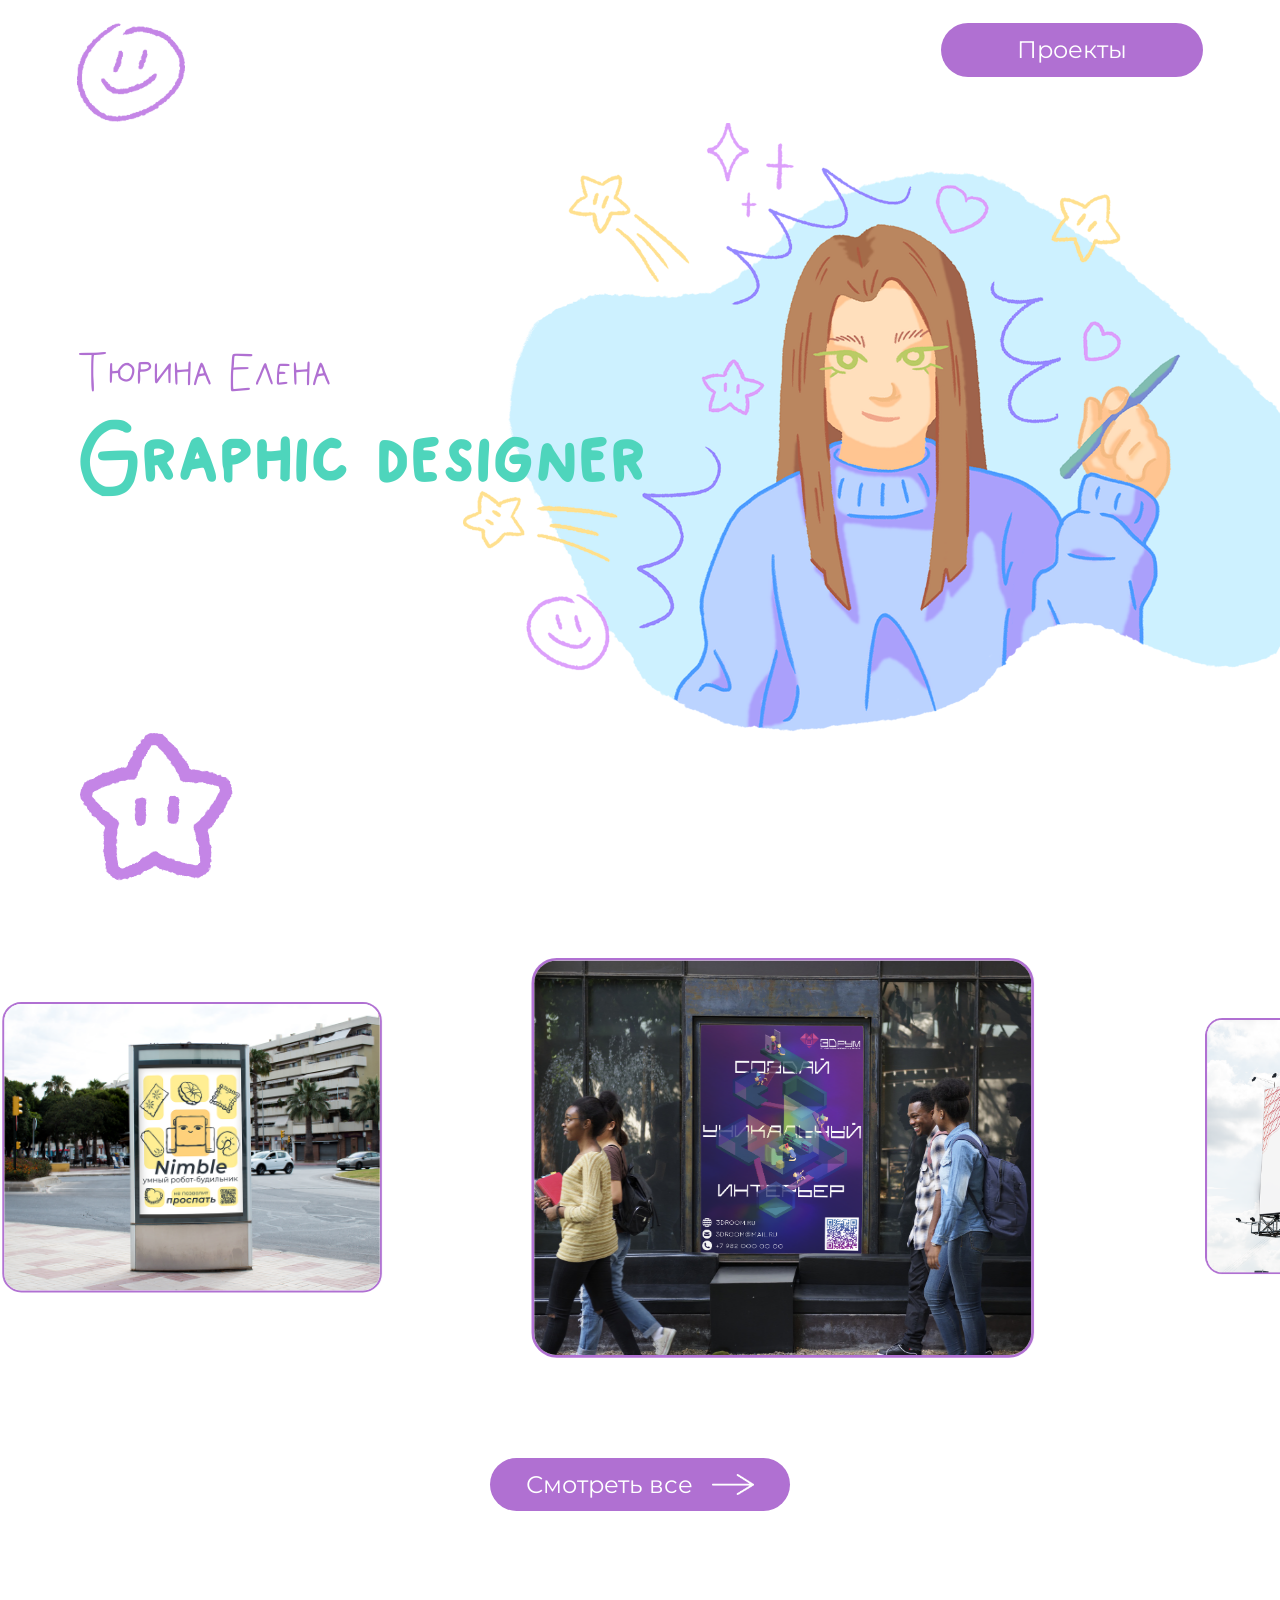
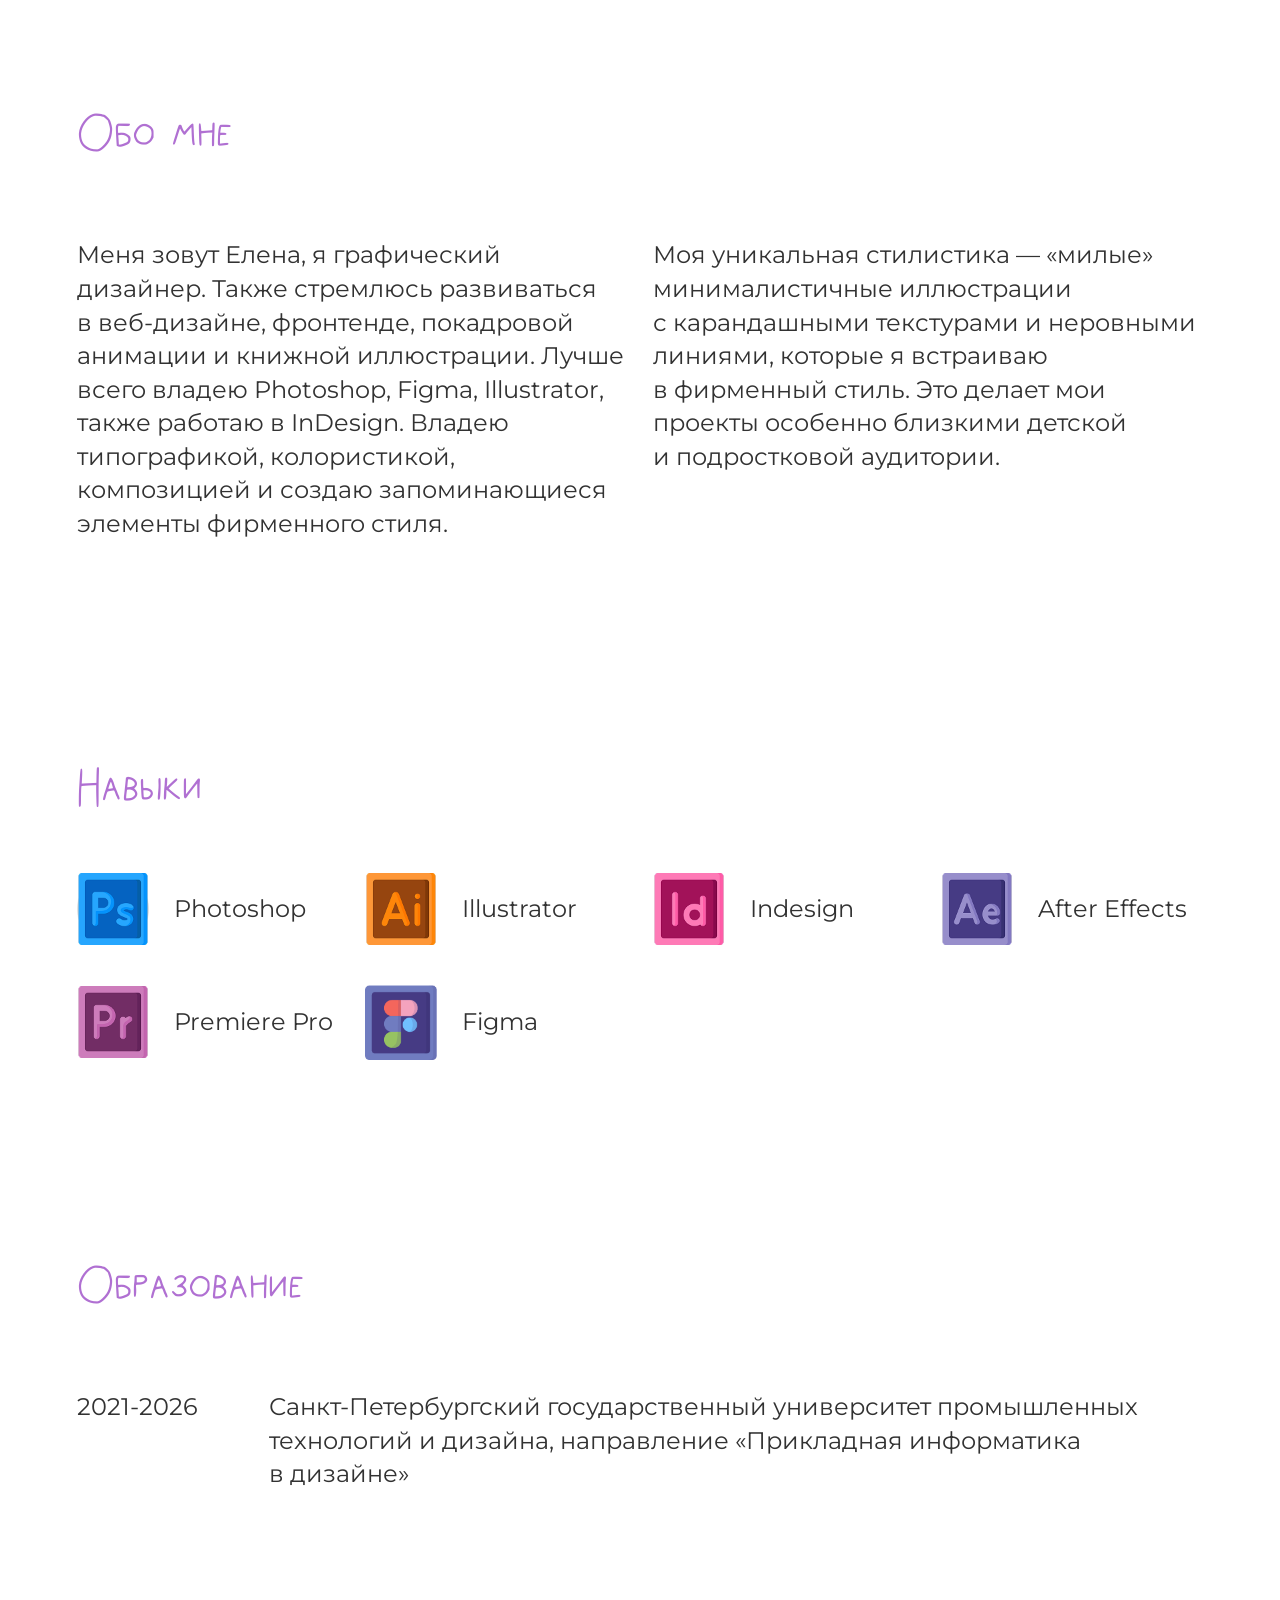
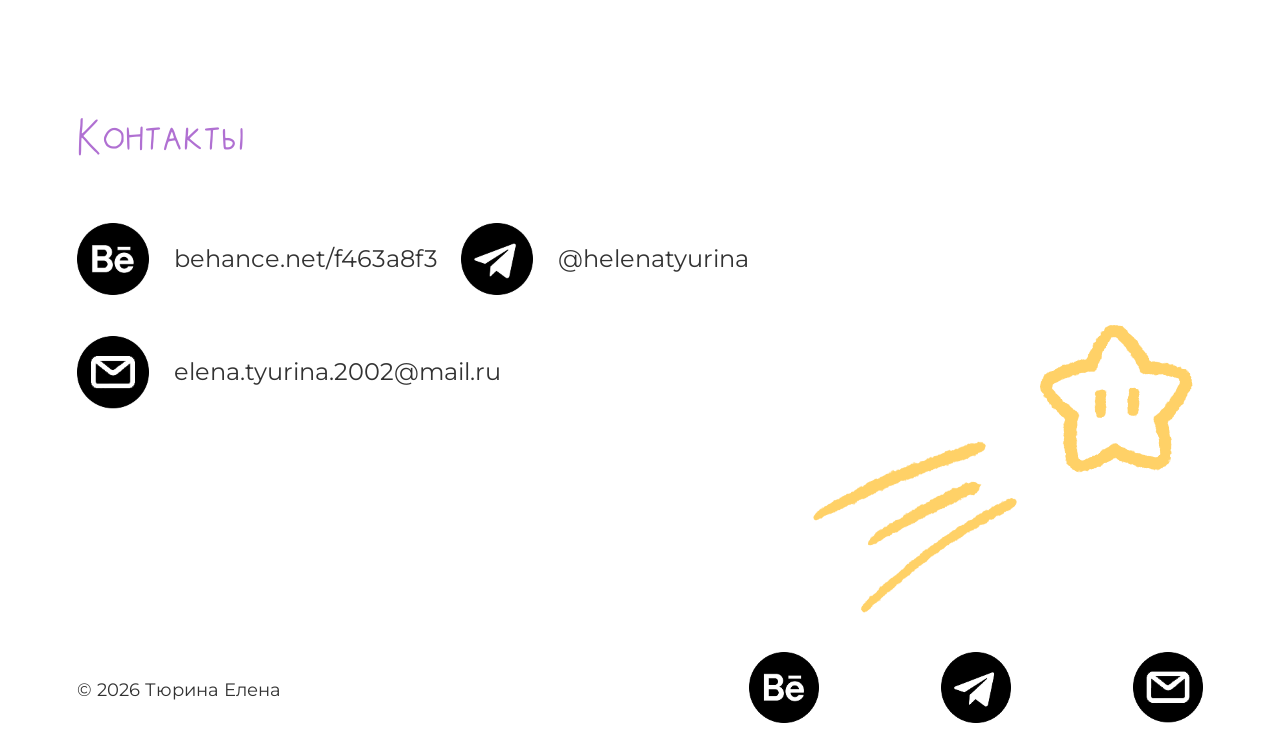
<file: index.html>
<!DOCTYPE html>
<html lang="ru">
<head>
    <meta charset="UTF-8">
    <meta name="viewport" content="width=device-width, initial-scale=1.0">
    <title>Сайт-портфолио - Тюрина Елена</title>

    
    <link rel="icon" href="favicon-light.ico" type="image/x-icon" media="(prefers-color-scheme: light)">
    
    <link rel="icon" href="favicon-dark.ico" type="image/x-icon" media="(prefers-color-scheme: dark)">

    <link href="styles/normalize.css" rel="stylesheet" type="text/css">
    <link rel="stylesheet" href="styles/style.css">

</head>
<body>

    <header>
        
        <a class="logo" href="index.html">
            <img src="images/logo.png">
        </a>
        
        <a class="text btn1" href="projects.html">Проекты</a>

    </header>

    <div class="star1">
        <img src="images/star2.png">
    </div>

    <div class="star2">
        <img class="child1" src="images/star1.png">
        <img class="child2" src="images/star3.png">
    </div>




    <div class="container">
        
        <div class="cover">
            <div class="cover-img">
                <img src="images/cover.png">
            </div>

            <div class="cover-text">
                
                    <p class="h2">Тюрина Елена</p>
                
                    <p class="h1">Graphic designer</p>
                
            </div>
        </div>


        <div class="carousel-container">
            <div class="carousel-track" id="carouselTrack">
                
            </div>
        </div>

        <dip class="button-wrapper-1">
            <a class="text btn1" href="projects.html"> 
                <p>Смотреть все</p> 
                <img src="images/arrow-right.png" class="arrow_icon">
            </a>
        </dip>


        <div class="about-me">
            <p class="h2">Обо мне</p>
            <p class="text">Меня зовут Елена, я&nbsp;графический дизайнер. Также стремлюсь развиваться в&nbsp;веб-дизайне, фронтенде, покадровой 
                анимации и&nbsp;книжной иллюстрации. Лучше всего владею Photoshop, Figma, Illustrator, также работаю в&nbsp;InDesign. 
                Владею типографикой, колористикой, композицией и&nbsp;создаю запоминающиеся элементы фирменного стиля. </p>
            <p class="text">Моя уникальная стилистика — «милые» минималистичные иллюстрации с&nbsp;карандашными текстурами 
                и&nbsp;неровными линиями, которые я&nbsp;встраиваю в&nbsp;фирменный стиль. Это делает мои проекты особенно близкими 
                детской и&nbsp;подростковой аудитории.</p>
        </div>


        <div class="skills">
            <p class="h2">Навыки</p>
            <div class="skill">
                <img src="images/icons/ps.png">
                <p class="text">Photoshop</p>
            </div>
            <div class="skill">
                <img src="images/icons/ai.png">
                <p class="text">Illustrator</p>
            </div>
            <div class="skill">
                <img src="images/icons/id.png">
                <p class="text">Indesign</p>
            </div>
            <div class="skill">
                <img src="images/icons/ae.png">
                <p class="text">After Effects</p>
            </div>
            <div class="skill">
                <img src="images/icons/pr.png">
                <p class="text">Premiere Pro</p>
            </div>
            <div class="skill">
                <img src="images/icons/figma.png">
                <p class="text">Figma</p>
            </div>
        </div>

        <div class="education">
            <p class="h2">Образование</p>
            <p class="text child2">2021-2026</p>
            <p class="text child3">Санкт-Петербургский государственный университет промышленных технологий и дизайна, направление &laquo;Прикладная информатика в дизайне&raquo</p>
        </div>


        <div class="contacts">
            <p class="h2">Контакты</p>
            <div class="contact">
                <img src="images/icons/behance.png">
                <p class="text">behance.net/f463a8f3</p>
            </div>
            <div class="contact">
                <img src="images/icons/tg.png">
                <p class="text">@helenatyurina</p>
            </div>
            <div class="contact child-long">
                <img src="images/icons/email.png">
                <p class="text">elena.tyurina.2002@mail.ru</p>
            </div>
        </div>
    </div>

    <footer>
        <div class="copiright">
            <p class="note">© 2026 Тюрина Елена</p>
        </div>
        <a href="https://behance.net/f463a8f3" target="_blank">
            <img class="footer-contact" src="images/icons/behance.png">
        </a>
        <a href="https://t.me/helenatyurina" target="_blank">
            <img class="footer-contact" src="images/icons/tg.png">
        </a>
        <div class="email-wrapper" style="cursor: pointer;">
            <img class="footer-contact" src="images/icons/email.png" onclick="copyEmailWithToastNearCursor('elena.tyurina.2002@mail.ru', event)">
        </div>
    </footer>

<script src="script.js"></script>

</body>
</html>
</file>
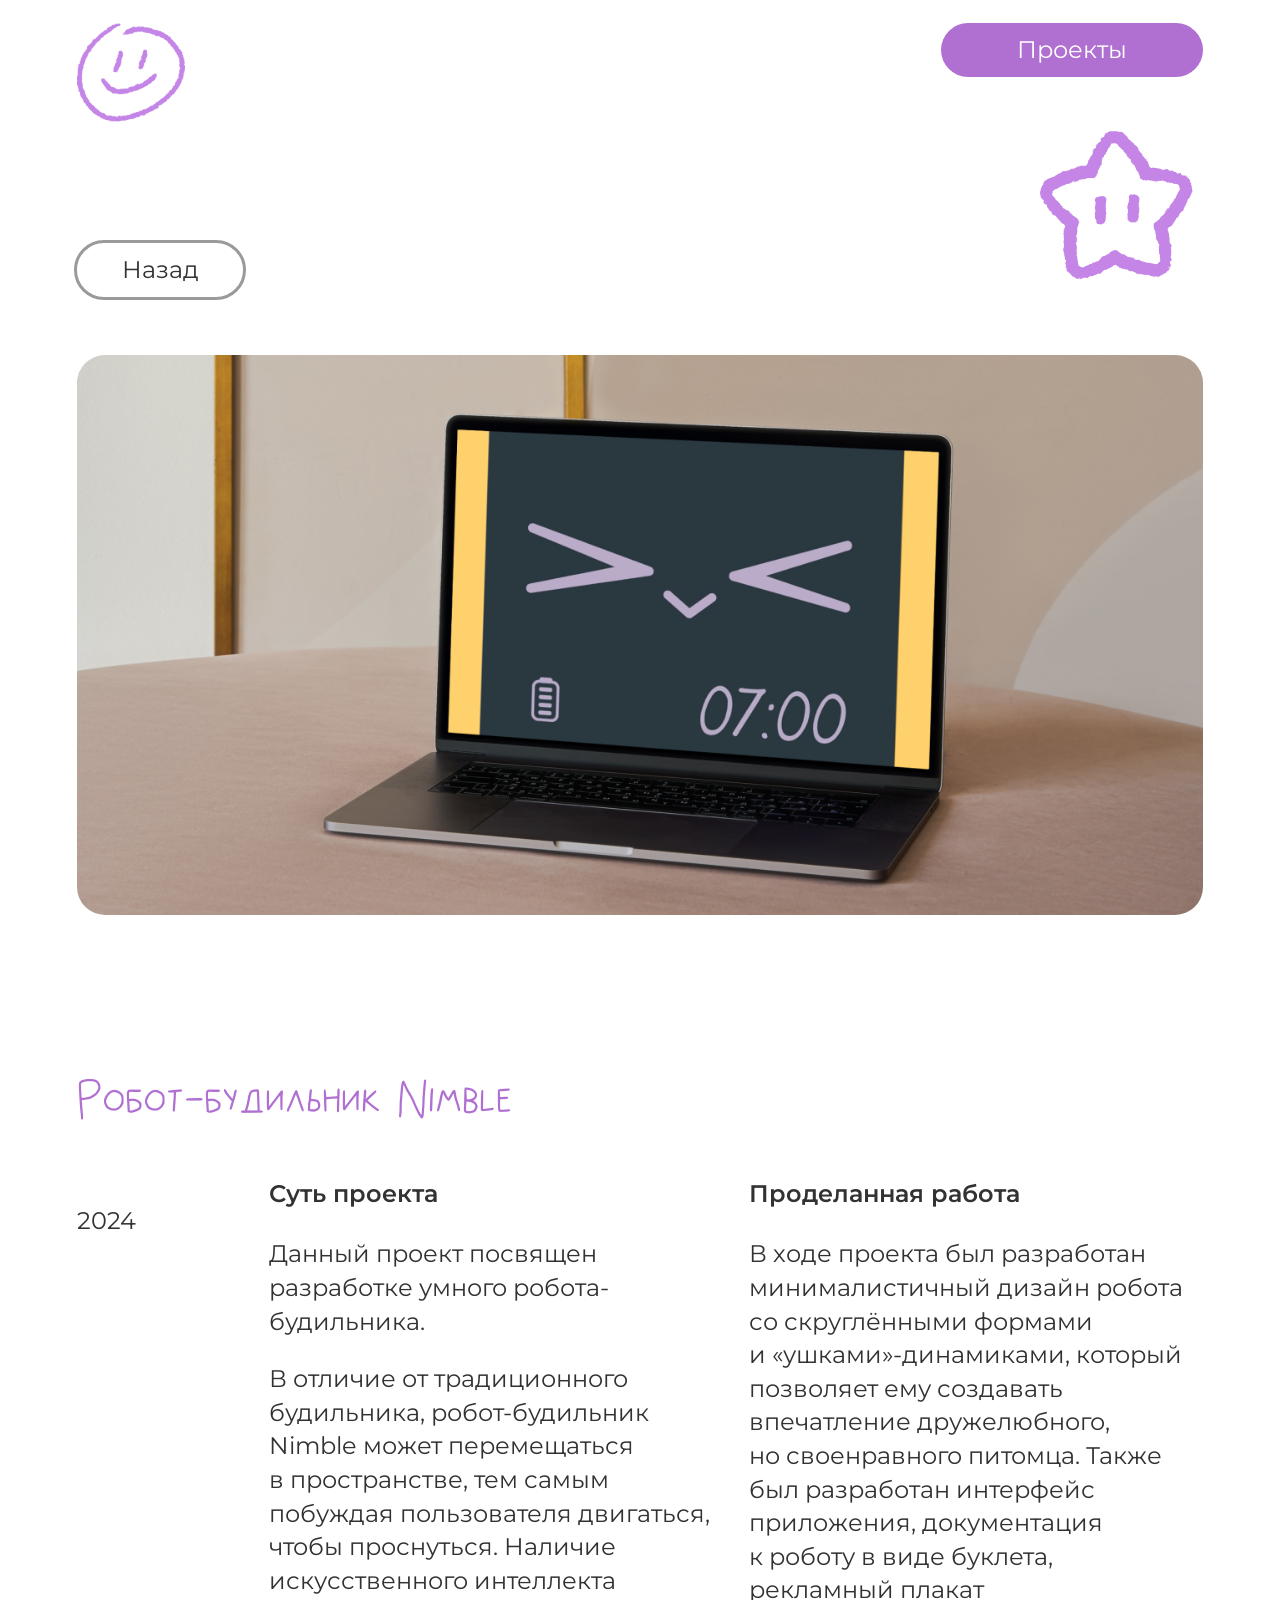
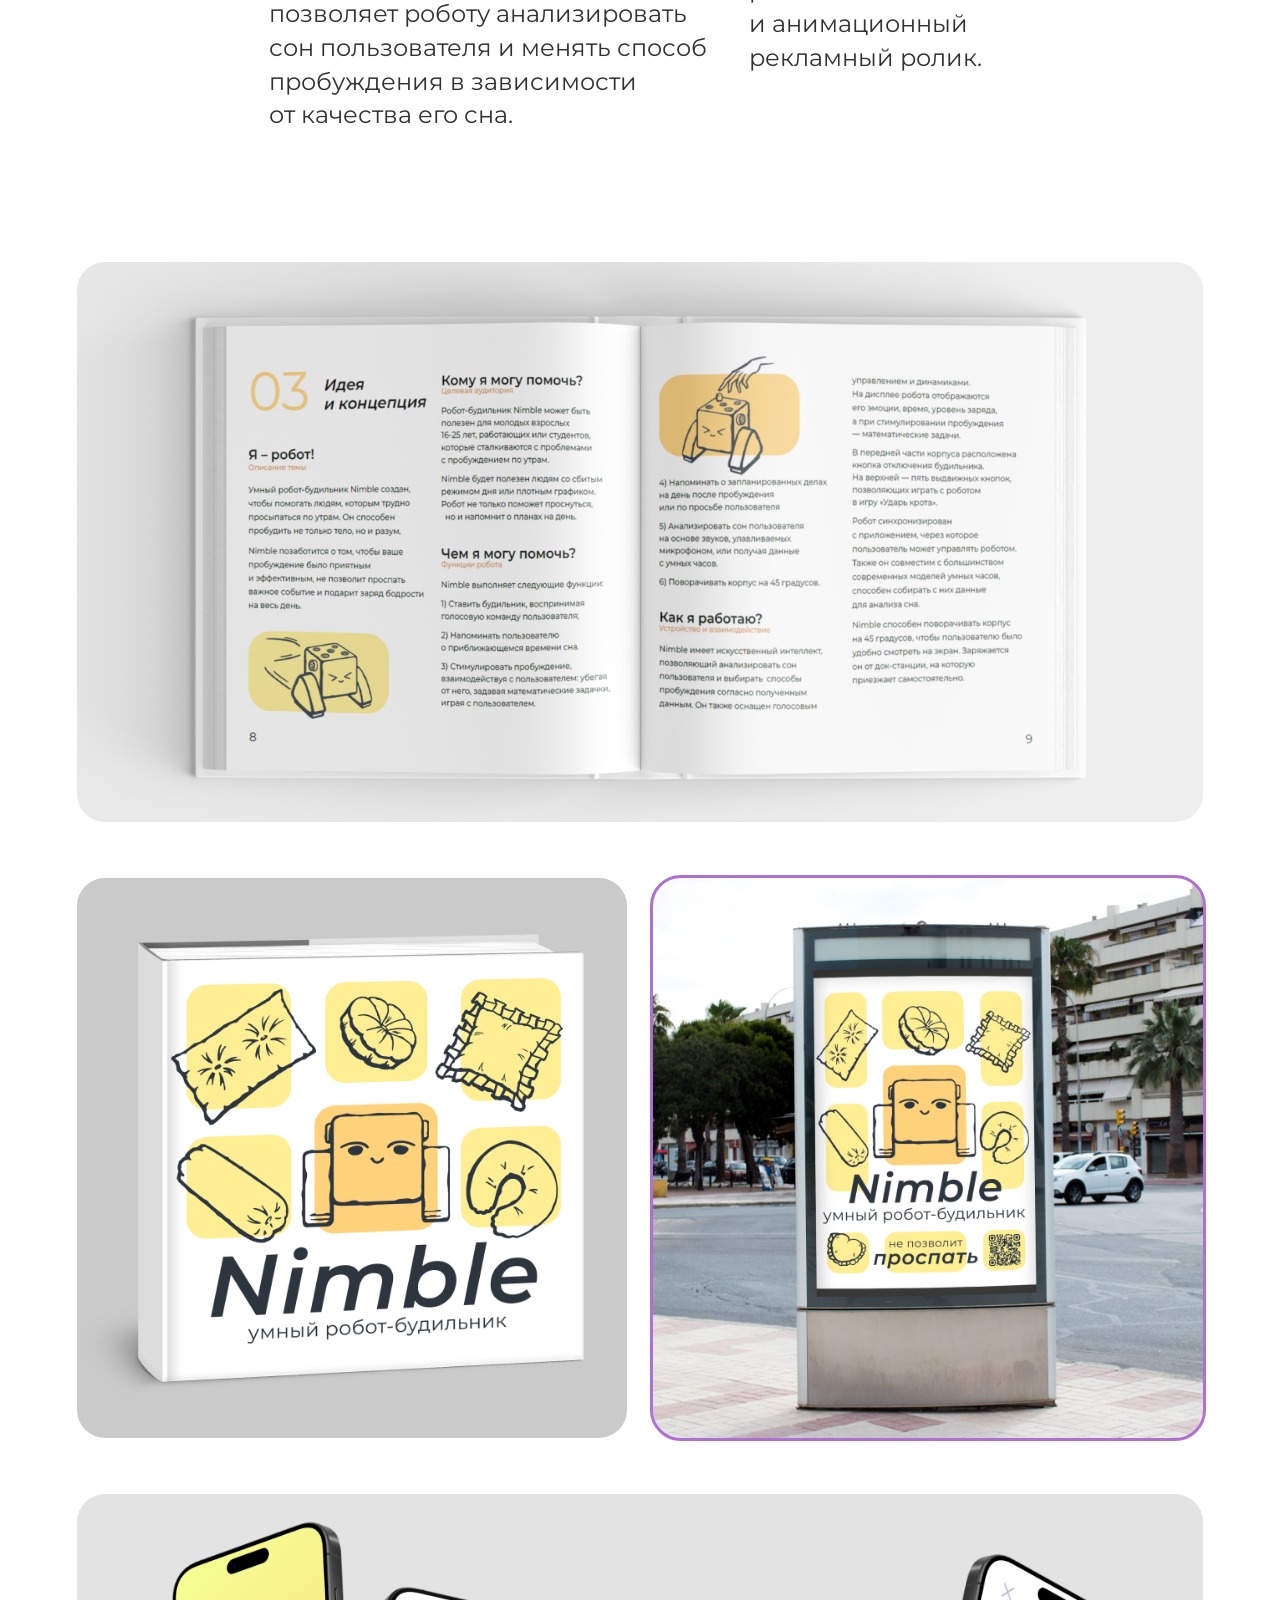
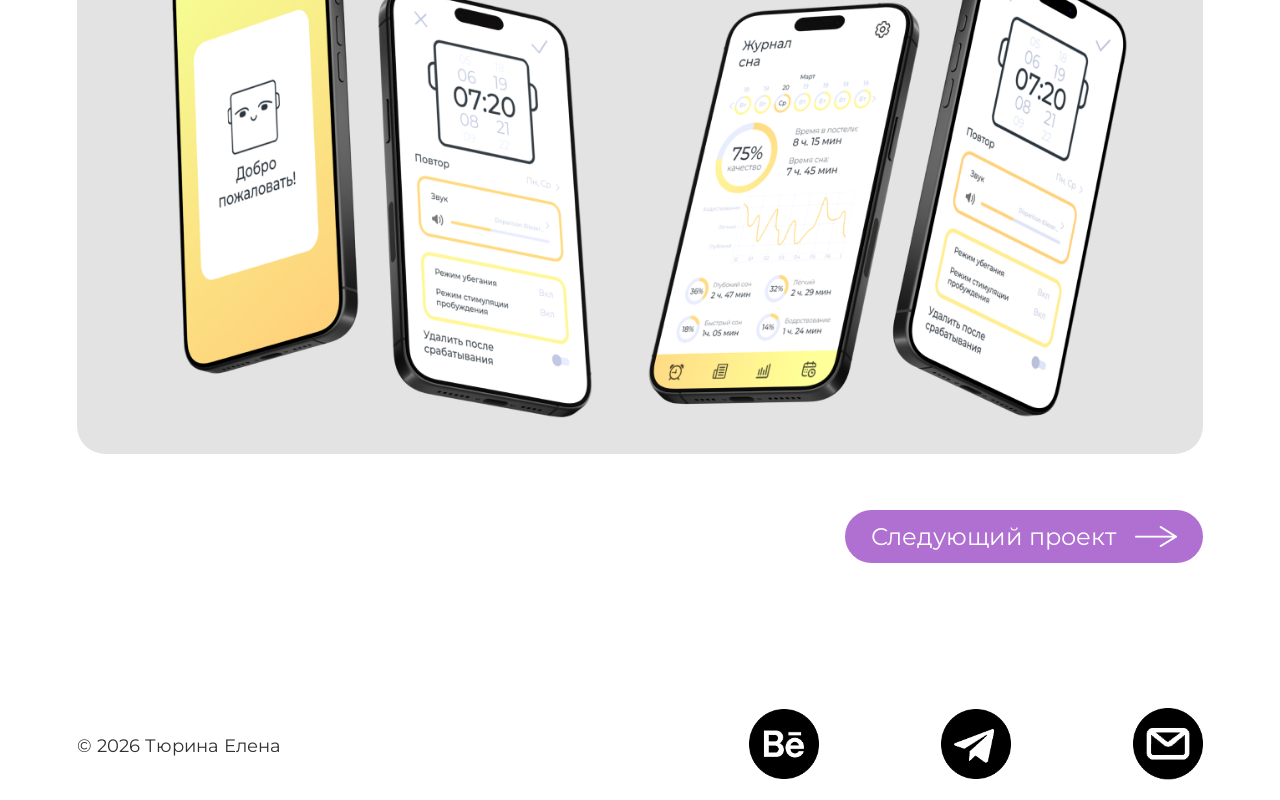
<file: case1.html>
<!DOCTYPE html>
<html lang="ru">
<head>
    <meta charset="UTF-8">
    <meta name="viewport" content="width=device-width, initial-scale=1.0">
    <title>Робот-будильник Nimble</title>

    <!-- Для светлой темы -->
    <link rel="icon" href="favicon-light.ico" type="image/x-icon" media="(prefers-color-scheme: light)">
    <!-- Для темной темы -->
    <link rel="icon" href="favicon-dark.ico" type="image/x-icon" media="(prefers-color-scheme: dark)">

    <link href="styles/normalize.css" rel="stylesheet" type="text/css">
    <link rel="stylesheet" href="styles/style.css">

</head>
<body>

    <header>
        
        <a class="logo" href="index.html">
            <img src="images/logo.png">
        </a>
        
        <a class="text btn1" href="projects.html">Проекты</a>

    </header>

    <div class="star3">
        <img src="images/star2.png">
    </div>


    <div class="container">
        <div class="button-wrapper-2">
            <a class="text btn2" href="projects.html">Назад</a>
        </div>

        <div class="case-images">
            <img class="case-images-main" src="images/cases/nimble/анимация.png">
        </div>

        <div class="case-info">
            <p class="h2">Робот-будильник Nimble</p>
            <p class="date-info text">2024</p>
            <div class="text-info">
                <p class="h3">Суть проекта</p>
                <p class="text">Данный проект посвящен разработке умного робота-будильника.</p>
                <p class="text">В отличие от&nbsp;традиционного будильника, робот-будильник Nimble может перемещаться 
                    в&nbsp;пространстве, тем самым побуждая пользователя двигаться, чтобы проснуться. 
                    Наличие искусственного интеллекта позволяет роботу анализировать сон пользователя и&nbsp;менять 
                    способ пробуждения в&nbsp;зависимости от&nbsp;качества его&nbsp;сна.</p>
            </div>
            <div class="text-info">
                <p class="h3">Проделанная работа</p>
                <p class="text">В ходе проекта был разработан минималистичный дизайн робота со&nbsp;скруглёнными формами 
                    и&nbsp;«ушками»-динамиками, который позволяет ему создавать впечатление дружелюбного, но&nbsp;своенравного 
                    питомца. Также был разработан интерфейс приложения, документация к&nbsp;роботу в&nbsp;виде буклета, рекламный плакат 
                    и&nbsp;анимационный рекламный ролик.</p>
            </div>
        </div>

        <div class="case-images">
                <img class="case-images-full" src="images/cases/nimble/бук разворот.png">
        </div>

        <div class="case-images">
            <img class="case-images-half" src="images/cases/nimble/бук.png">
            <img class="case-images-half" style="outline: 3px solid #B070D2;" src="images/cases/nimble/баннер.png">
        </div>

        <div class="case-images">
                <img class="case-images-full" src="images/cases/nimble/экраны.png">
        </div>

        <div class="button-wrapper-3">
            <!-- <a class="text btn3">
                <img src="images/arrow-left.png" class="arrow_icon arrow-left">
                <p>Предыдущий проект</p>
            </a> -->
            <a class="text btn3 btn-right" href="case2.html">
                <p>Следующий проект</p>
                <img src="images/arrow-right.png" class="arrow_icon arrow-right">
            </a>
        </div>
        
    </div>

        
  

    
        <footer>
            <div class="copiright">
                <p class="note">© 2026 Тюрина Елена</p>
            </div>
            <a href="https://behance.net/f463a8f3" target="_blank">
                <img class="footer-contact" src="images/icons/behance.png">
            </a>
            <a href="https://t.me/helenatyurina" target="_blank">
                <img class="footer-contact" src="images/icons/tg.png">
            </a>
            <div class="email-wrapper" style="cursor: pointer;">
                <img class="footer-contact" src="images/icons/email.png" onclick="copyEmailWithToastNearCursor('elena.tyurina.2002@mail.ru', event)">
            </div>
        </footer>

    <button id="backToTop" class="back-to-top" aria-label="Наверх">
        <img class="arrow_up" src="images/arrow-up.png" alt="Наверх">
    </button>

<script src="script.js"></script>
</body>
</html>
</file>
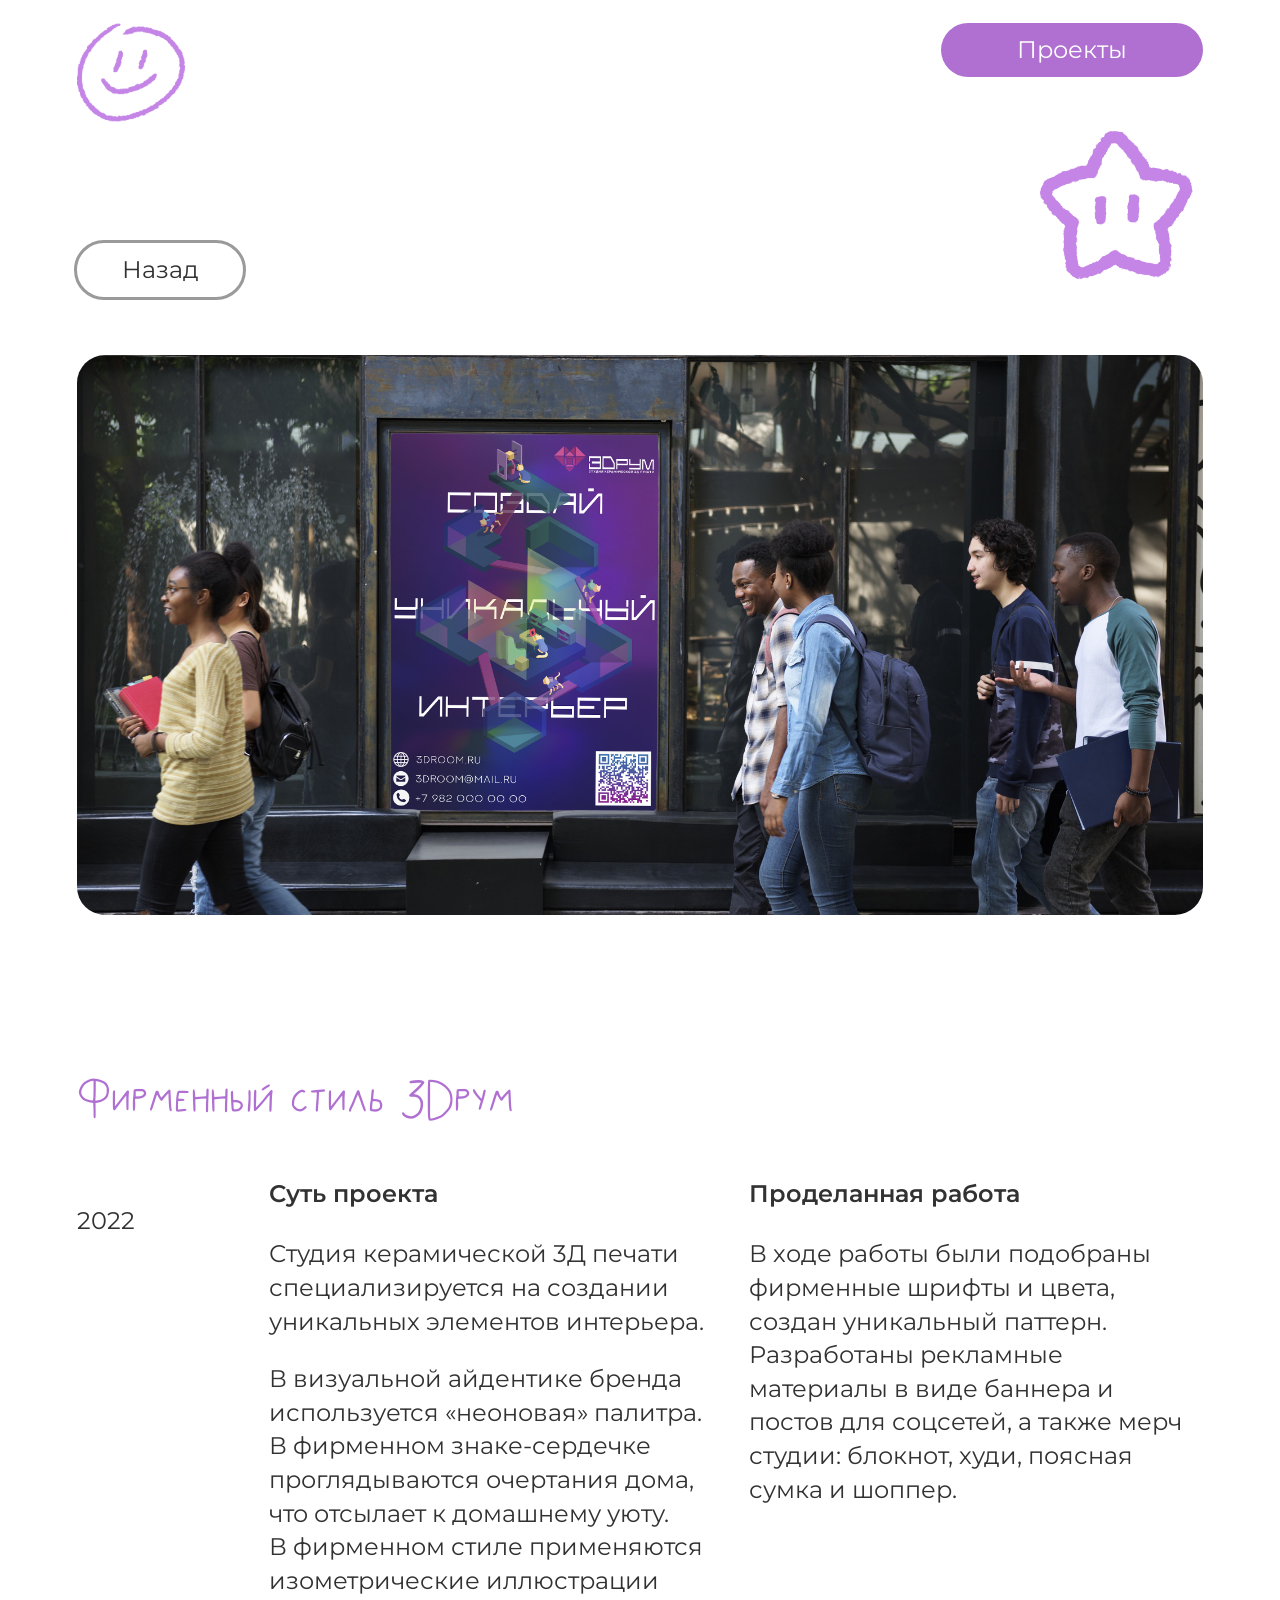
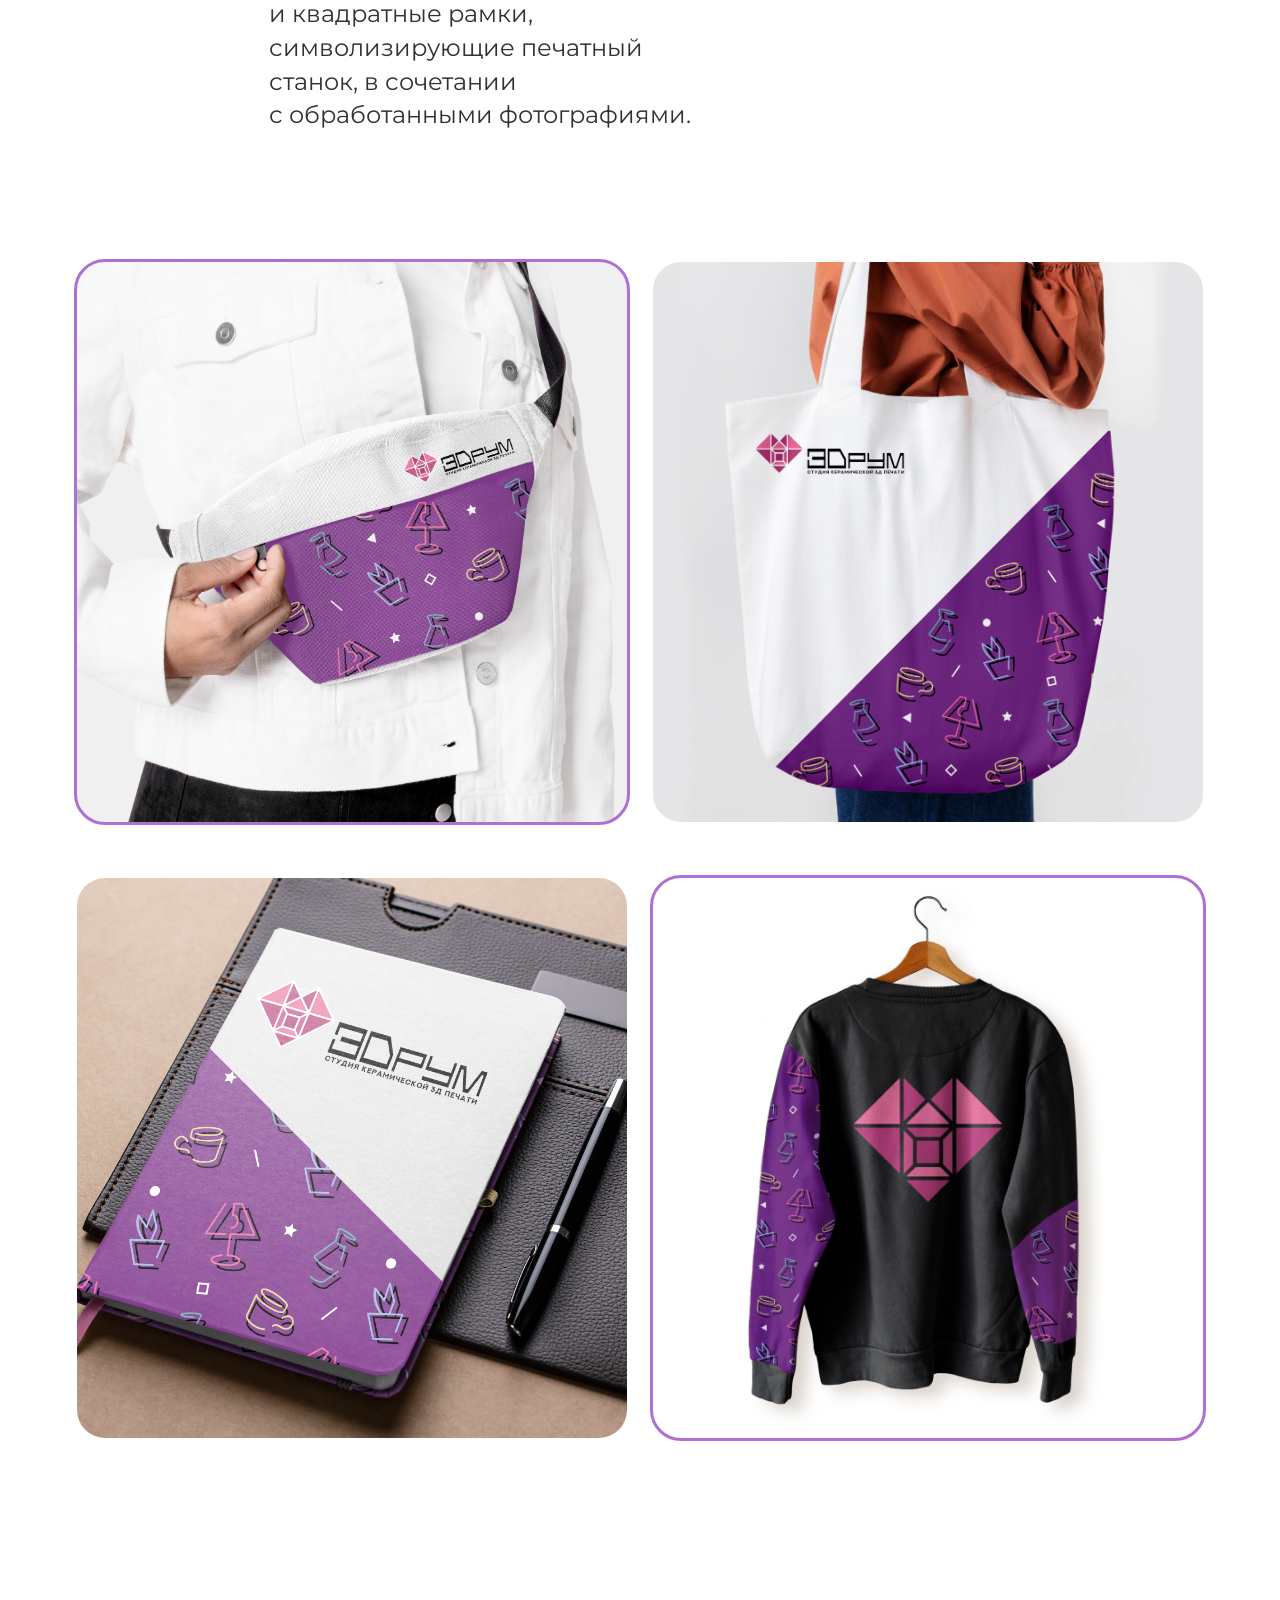
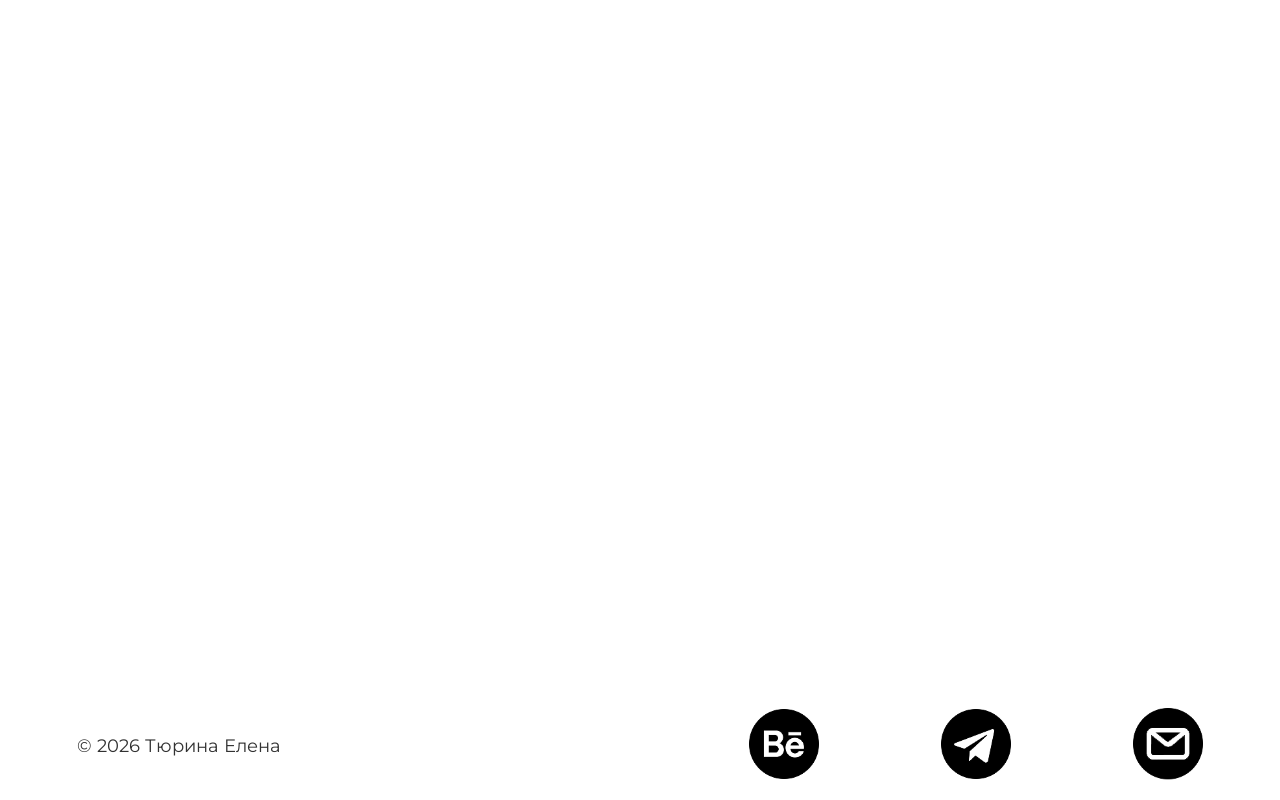
<file: case2.html>
<!DOCTYPE html>
<html lang="ru">
<head>
    <meta charset="UTF-8">
    <meta name="viewport" content="width=device-width, initial-scale=1.0">
    <title>Фирменный стиль 3Dрум</title>

    <!-- Для светлой темы -->
    <link rel="icon" href="favicon-light.ico" type="image/x-icon" media="(prefers-color-scheme: light)">
    <!-- Для темной темы -->
    <link rel="icon" href="favicon-dark.ico" type="image/x-icon" media="(prefers-color-scheme: dark)">

    <link href="styles/normalize.css" rel="stylesheet" type="text/css">
    <link rel="stylesheet" href="styles/style.css">

</head>
<body>

    <header>
        
        <a class="logo" href="index.html">
            <img src="images/logo.png">
        </a>
        
        <a class="text btn1" href="projects.html">Проекты</a>

    </header>

    <div class="star3">
        <img src="images/star2.png">
    </div>


    <div class="container">
        <div class="button-wrapper-2">
            <a class="text btn2" href="projects.html">Назад</a>
        </div>

        <div class="case-images">
            <img class="case-images-main" src="images/cases/3друм/баннер.png">
        </div>

        <div class="case-info">
            <p class="h2">Фирменный стиль 3Dрум</p>
            <p class="date-info text">2022</p>
            <div class="text-info">
                <p class="h3">Суть проекта</p>
                <p class="text">Студия керамической 3Д печати специализируется на создании уникальных элементов интерьера.</p>
                <p class="text">В визуальной айдентике бренда используется «неоновая» палитра. В&nbsp;фирменном знаке-сердечке 
                    проглядываются очертания дома, что отсылает к&nbsp;домашнему уюту. В&nbsp;фирменном стиле применяются 
                    изометрические иллюстрации и&nbsp;квадратные рамки, символизирующие печатный станок, в&nbsp;сочетании 
                    с&nbsp;обработанными фотографиями.</p>
            </div>
            <div class="text-info">
                <p class="h3">Проделанная работа</p>
                <p class="text">В ходе работы были подобраны фирменные шрифты и&nbsp;цвета, создан уникальный паттерн. 
                    Разработаны рекламные материалы в виде баннера и постов для соцсетей, а&nbsp;также мерч студии: 
                    блокнот, худи, поясная сумка и&nbsp;шоппер.</p>
            </div>
        </div>

        <!-- <div class="case-images">
                <img class="case-images-full" src="images/cases/nimble.png">
        </div> -->

        <div class="case-images">
            
            <img class="case-images-half" style="outline: 3px solid #B070D2;" src="images/cases/3друм/3 поясная сумка.png">
            <img class="case-images-half" src="images/cases/3друм/1 шоппер копия2.png">
        </div>

        <div class="case-images">
            <img class="case-images-half" src="images/cases/3друм/2 блокнот копия.png">
            <img class="case-images-half" style="outline: 3px solid #B070D2;" src="images/cases/3друм/4 свитшот.png">
        </div>

        <div class="case-images">
            <img class="case-images-half" src="images/cases/3друм/пост1.png">
            <img class="case-images-half" src="images/cases/3друм/пост2.png">
        </div>

        <div class="button-wrapper-3">
            <a class="text btn3" href="case1.html">
                <img src="images/arrow-left.png" class="arrow_icon arrow-left">
                <p>Предыдущий проект</p>
            </a>
            <a class="text btn3 btn-right" href="case3.html">
                <p>Следующий проект</p>
                <img src="images/arrow-right.png" class="arrow_icon arrow-right">
            </a>
        </div>
        
    </div>

        
  

    
        <footer>
            <div class="copiright">
                <p class="note">© 2026 Тюрина Елена</p>
            </div>
            <a href="https://behance.net/f463a8f3" target="_blank">
                <img class="footer-contact" src="images/icons/behance.png">
            </a>
            <a href="https://t.me/helenatyurina" target="_blank">
                <img class="footer-contact" src="images/icons/tg.png">
            </a>
            <div class="email-wrapper" style="cursor: pointer;">
                <img class="footer-contact" src="images/icons/email.png" onclick="copyEmailWithToastNearCursor('elena.tyurina.2002@mail.ru', event)">
            </div>
        </footer>

    <button id="backToTop" class="back-to-top" aria-label="Наверх">
        <img class="arrow_up" src="images/arrow-up.png" alt="Наверх">
    </button>
    
<script src="script.js"></script>
</body>
</html>
</file>
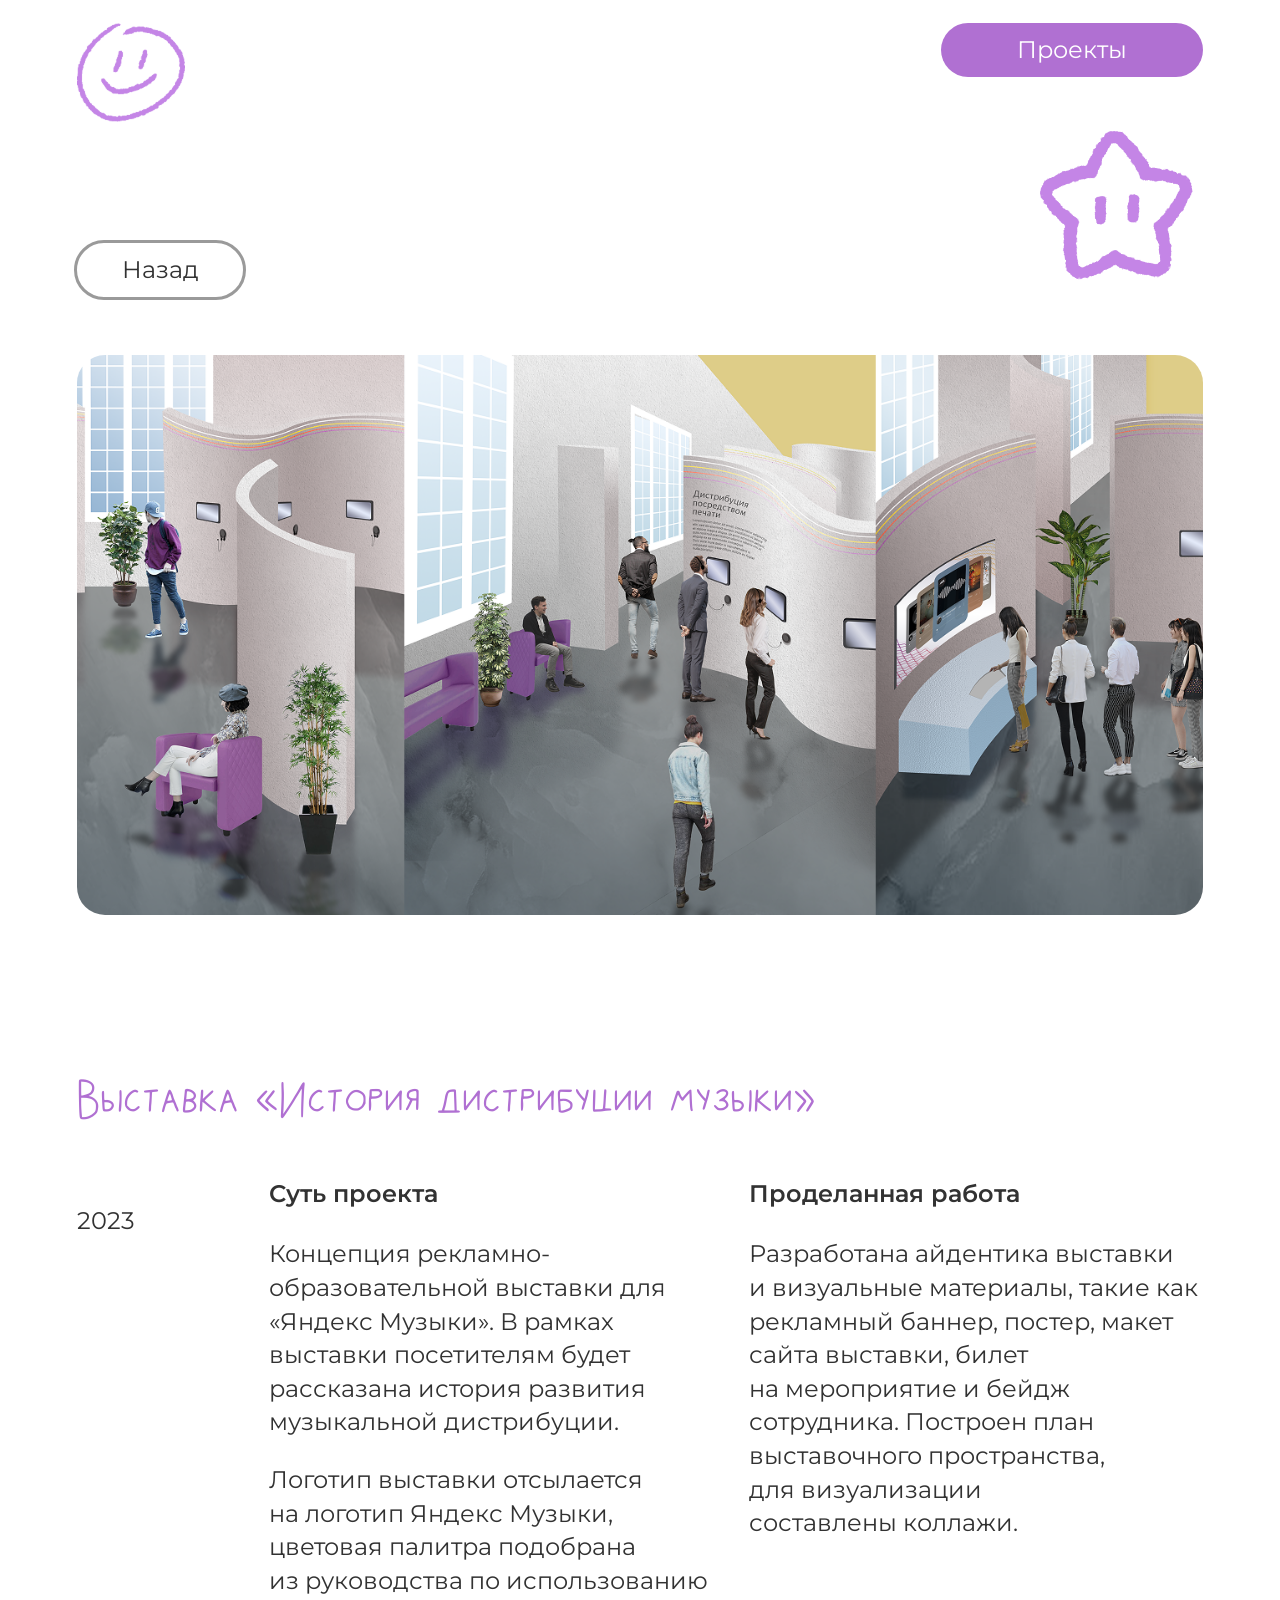
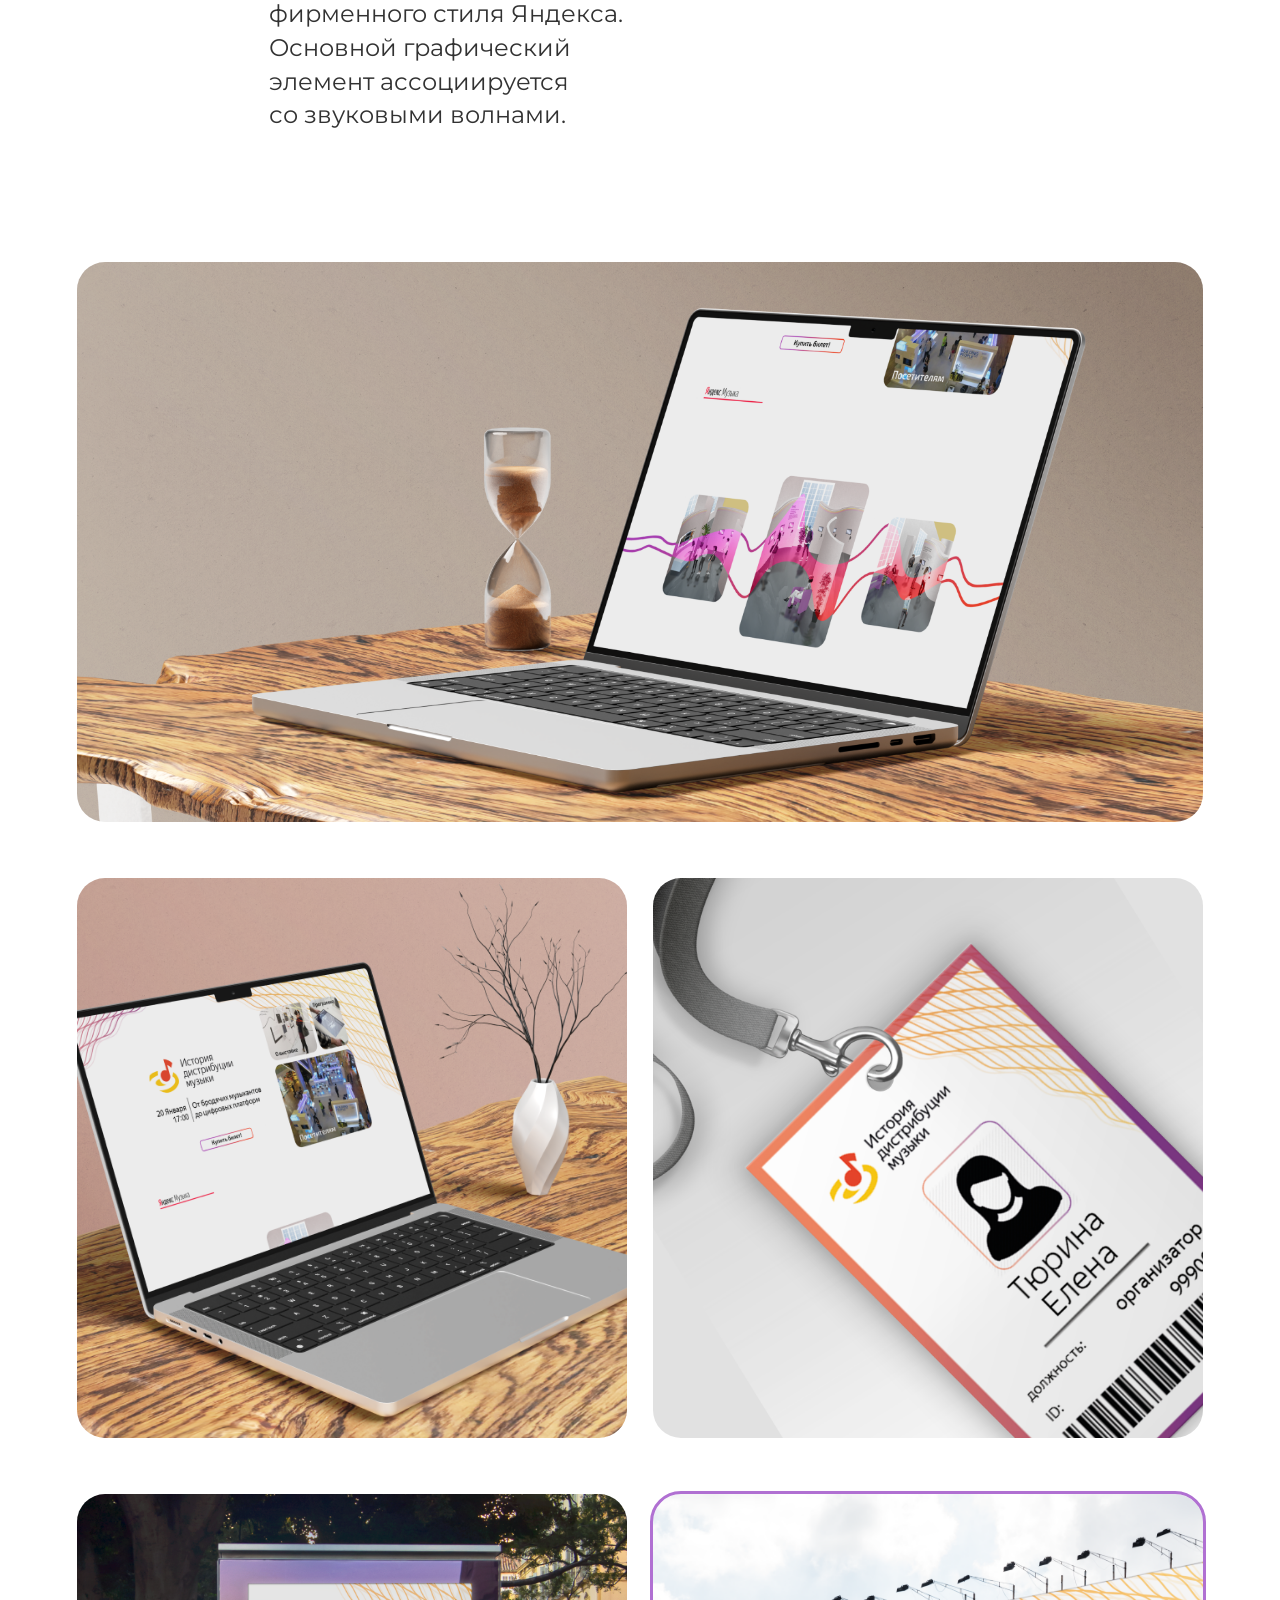
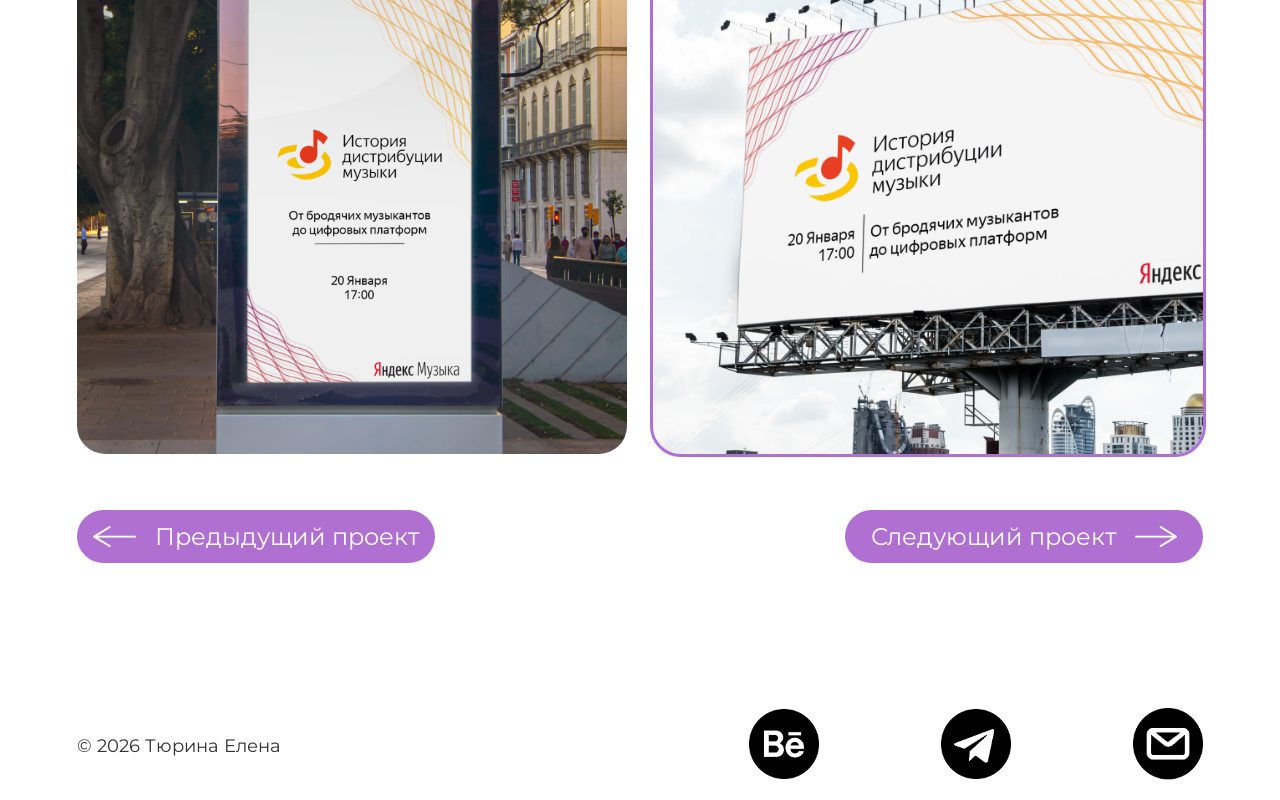
<file: case3.html>
<!DOCTYPE html>
<html lang="ru">
<head>
    <meta charset="UTF-8">
    <meta name="viewport" content="width=device-width, initial-scale=1.0">
    <title>Выставка &laquoИстория дистрибуции музыки&raquo</title>

    <!-- Для светлой темы -->
    <link rel="icon" href="favicon-light.ico" type="image/x-icon" media="(prefers-color-scheme: light)">
    <!-- Для темной темы -->
    <link rel="icon" href="favicon-dark.ico" type="image/x-icon" media="(prefers-color-scheme: dark)">

    <link href="styles/normalize.css" rel="stylesheet" type="text/css">
    <link rel="stylesheet" href="styles/style.css">

</head>
<body>

    <header>
        
        <a class="logo" href="index.html">
            <img src="images/logo.png">
        </a>
        
        <a class="text btn1" href="projects.html">Проекты</a>

    </header>

    <div class="star3">
        <img src="images/star2.png">
    </div>


    <div class="container">
        <div class="button-wrapper-2">
            <a class="text btn2" href="projects.html">Назад</a>
        </div>

        <div class="case-images">
            <img class="case-images-main" src="images/cases/яндекс/выставка.png">
        </div>

        <div class="case-info">
            <p class="h2">Выставка &laquoИстория дистрибуции музыки&raquo</p>
            <p class="date-info text">2023</p>
            <div class="text-info">
                <p class="h3">Суть проекта</p>
                <p class="text">Концепция рекламно-образовательной выставки для «Яндекс Музыки». В&nbsp;рамках 
                    выставки посетителям будет рассказана история развития музыкальной дистрибуции. </p>
                <p class="text">Логотип выставки отсылается на&nbsp;логотип Яндекс Музыки, цветовая палитра подобрана 
                    из&nbsp;руководства по&nbsp;использованию фирменного стиля Яндекса. Основной графический элемент ассоциируется 
                    со&nbsp;звуковыми волнами.</p>
            </div>
            <div class="text-info">
                <p class="h3">Проделанная работа</p>
                <p class="text">Разработана айдентика выставки и&nbsp;визуальные материалы, такие как рекламный баннер, 
                    постер, макет сайта выставки, билет на&nbsp;мероприятие и&nbsp;бейдж сотрудника. Построен план выставочного 
                    пространства, для визуализации составлены коллажи.</p>
            </div>
        </div>

        <div class="case-images">
                <img class="case-images-full" src="images/cases/яндекс/сайт1.png">
        </div>

        <div class="case-images">
            <img class="case-images-half" src="images/cases/яндекс/сайт2.png">
            <img class="case-images-half" src="images/cases/яндекс/бейдж.png">
        </div>

        <div class="case-images">
            <img class="case-images-half" src="images/cases/яндекс/баннер1.png">
            <img class="case-images-half" style="outline: 3px solid #B070D2;" src="images/cases/яндекс/баннер2.png">
        </div>


        <div class="button-wrapper-3">
            <a class="text btn3" href="case2.html">
                <img src="images/arrow-left.png" class="arrow_icon arrow-left">
                <p>Предыдущий проект</p>
            </a>
            <a class="text btn3 btn-right" href="case4.html">
                <p>Следующий проект</p>
                <img src="images/arrow-right.png" class="arrow_icon arrow-right">
            </a>
        </div>
        
    </div>

        
  

    
        <footer>
            <div class="copiright">
                <p class="note">© 2026 Тюрина Елена</p>
            </div>
            <a href="https://behance.net/f463a8f3" target="_blank">
                <img class="footer-contact" src="images/icons/behance.png">
            </a>
            <a href="https://t.me/helenatyurina" target="_blank">
                <img class="footer-contact" src="images/icons/tg.png">
            </a>
            <div class="email-wrapper" style="cursor: pointer;">
                <img class="footer-contact" src="images/icons/email.png" onclick="copyEmailWithToastNearCursor('elena.tyurina.2002@mail.ru', event)">
            </div>
        </footer>

    <button id="backToTop" class="back-to-top" aria-label="Наверх">
        <img class="arrow_up" src="images/arrow-up.png" alt="Наверх">
    </button>
    
<script src="script.js"></script>
</body>
</html>
</file>
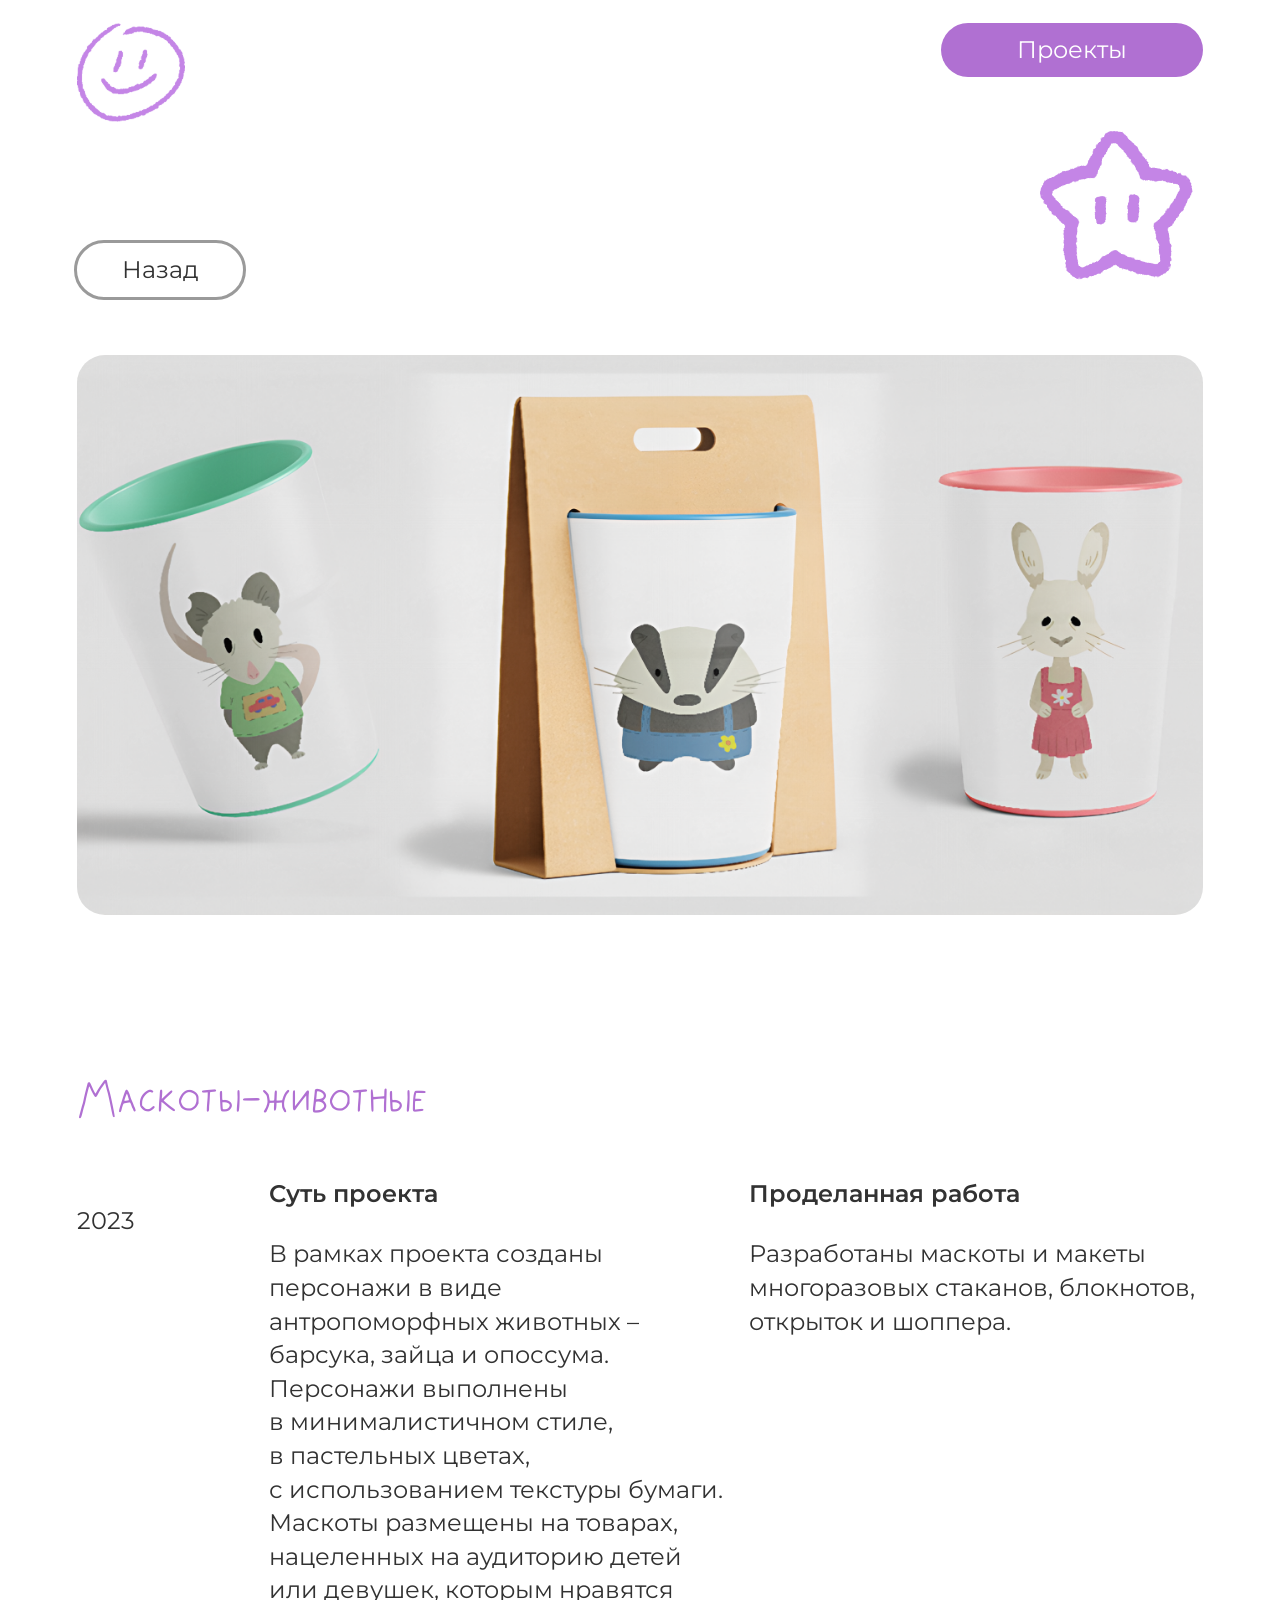
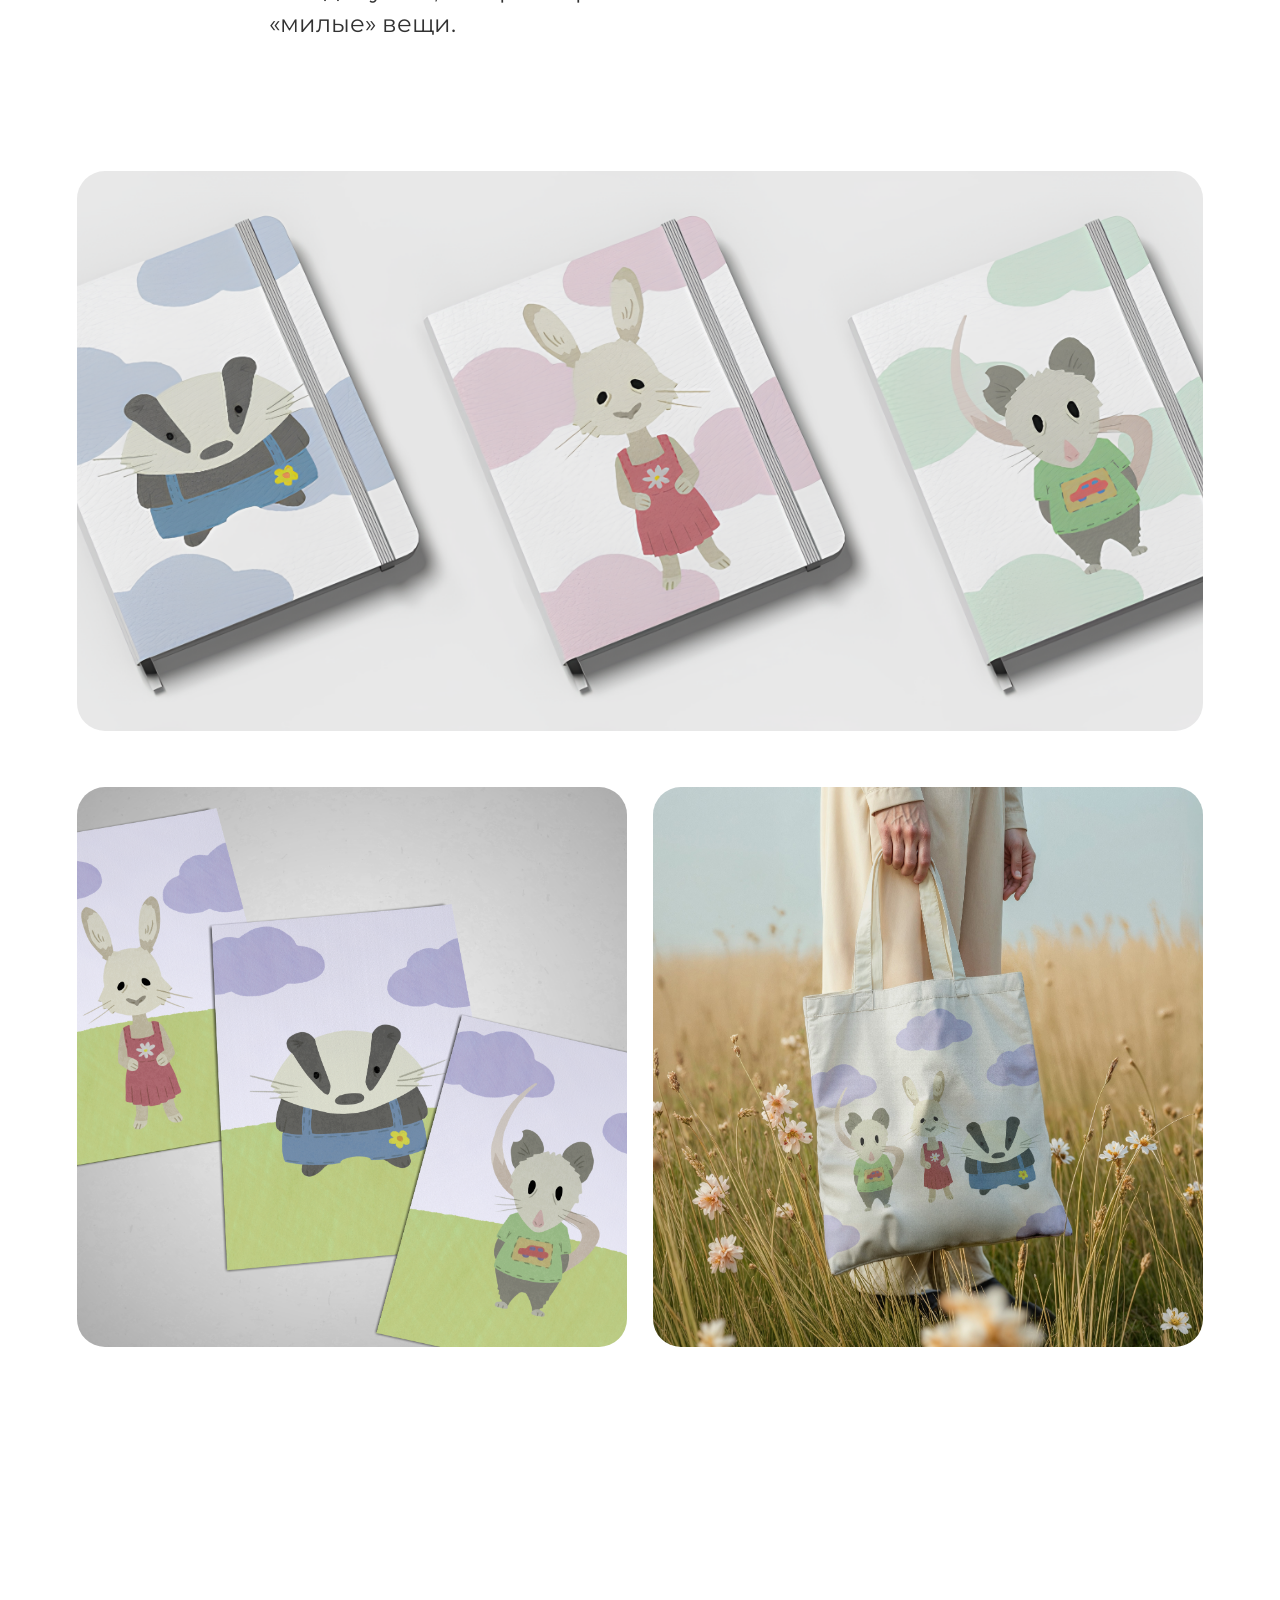
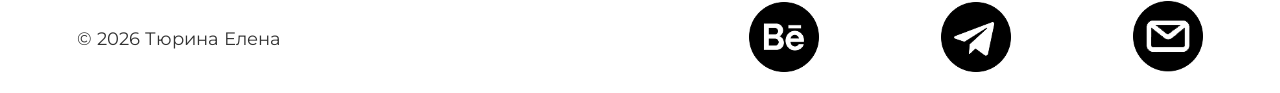
<file: case4.html>
<!DOCTYPE html>
<html lang="ru">
<head>
    <meta charset="UTF-8">
    <meta name="viewport" content="width=device-width, initial-scale=1.0">
    <title>Маскоты-животные</title>

    <!-- Для светлой темы -->
    <link rel="icon" href="favicon-light.ico" type="image/x-icon" media="(prefers-color-scheme: light)">
    <!-- Для темной темы -->
    <link rel="icon" href="favicon-dark.ico" type="image/x-icon" media="(prefers-color-scheme: dark)">

    <link href="styles/normalize.css" rel="stylesheet" type="text/css">
    <link rel="stylesheet" href="styles/style.css">

</head>
<body>

    <header>
        
        <a class="logo" href="index.html">
            <img src="images/logo.png">
        </a>
        
        <a class="text btn1" href="projects.html">Проекты</a>

    </header>

    <div class="star3">
        <img src="images/star2.png">
    </div>


    <div class="container">
        <div class="button-wrapper-2">
            <a class="text btn2" href="projects.html">Назад</a>
        </div>

        <div class="case-images">
            <img class="case-images-main" src="images/cases/маскоты2/стаканы.png">
        </div>

        <div class="case-info">
            <p class="h2">Маскоты-животные</p>
            <p class="date-info text">2023</p>
            <div class="text-info">
                <p class="h3">Суть проекта</p>
                <p class="text">В рамках проекта созданы персонажи в&nbsp;виде антропоморфных животных&nbsp;– барсука, зайца 
                    и&nbsp;опоссума. Персонажи выполнены в&nbsp;минималистичном стиле, в&nbsp;пастельных цветах, с&nbsp;использованием 
                    текстуры бумаги. Маскоты размещены на&nbsp;товарах, нацеленных на&nbsp;аудиторию детей или&nbsp;девушек, которым 
                    нравятся  &laquoмилые&raquo вещи.</p>
            </div>
            <div class="text-info">
                <p class="h3">Проделанная работа</p>
                <p class="text">Разработаны маскоты и макеты многоразовых стаканов, блокнотов, открыток и шоппера.</p>
            </div>
        </div>

        <div class="case-images">
                <img class="case-images-full" src="images/cases/маскоты2/блокноты.png">
        </div>

        <div class="case-images">
            <img class="case-images-half" src="images/cases/маскоты2/открытки.png">
            <img class="case-images-half" src="images/cases/маскоты2/шоппер.png">
        </div>

        <div class="button-wrapper-3">
            <a class="text btn3" href="case3.html">
                <img src="images/arrow-left.png" class="arrow_icon arrow-left">
                <p>Предыдущий проект</p>
            </a>
            <a class="text btn3 btn-right" href="case5.html">
                <p>Следующий проект</p>
                <img src="images/arrow-right.png" class="arrow_icon arrow-right">
            </a>
        </div>
        
    </div>

        
  

    
        <footer>
            <div class="copiright">
                <p class="note">© 2026 Тюрина Елена</p>
            </div>
            <a href="https://behance.net/f463a8f3" target="_blank">
                <img class="footer-contact" src="images/icons/behance.png">
            </a>
            <a href="https://t.me/helenatyurina" target="_blank">
                <img class="footer-contact" src="images/icons/tg.png">
            </a>
            <div class="email-wrapper" style="cursor: pointer;">
                <img class="footer-contact" src="images/icons/email.png" onclick="copyEmailWithToastNearCursor('elena.tyurina.2002@mail.ru', event)">
            </div>
        </footer>

    <button id="backToTop" class="back-to-top" aria-label="Наверх">
        <img class="arrow_up" src="images/arrow-up.png" alt="Наверх">
    </button>
    
<script src="script.js"></script>
</body>
</html>
</file>
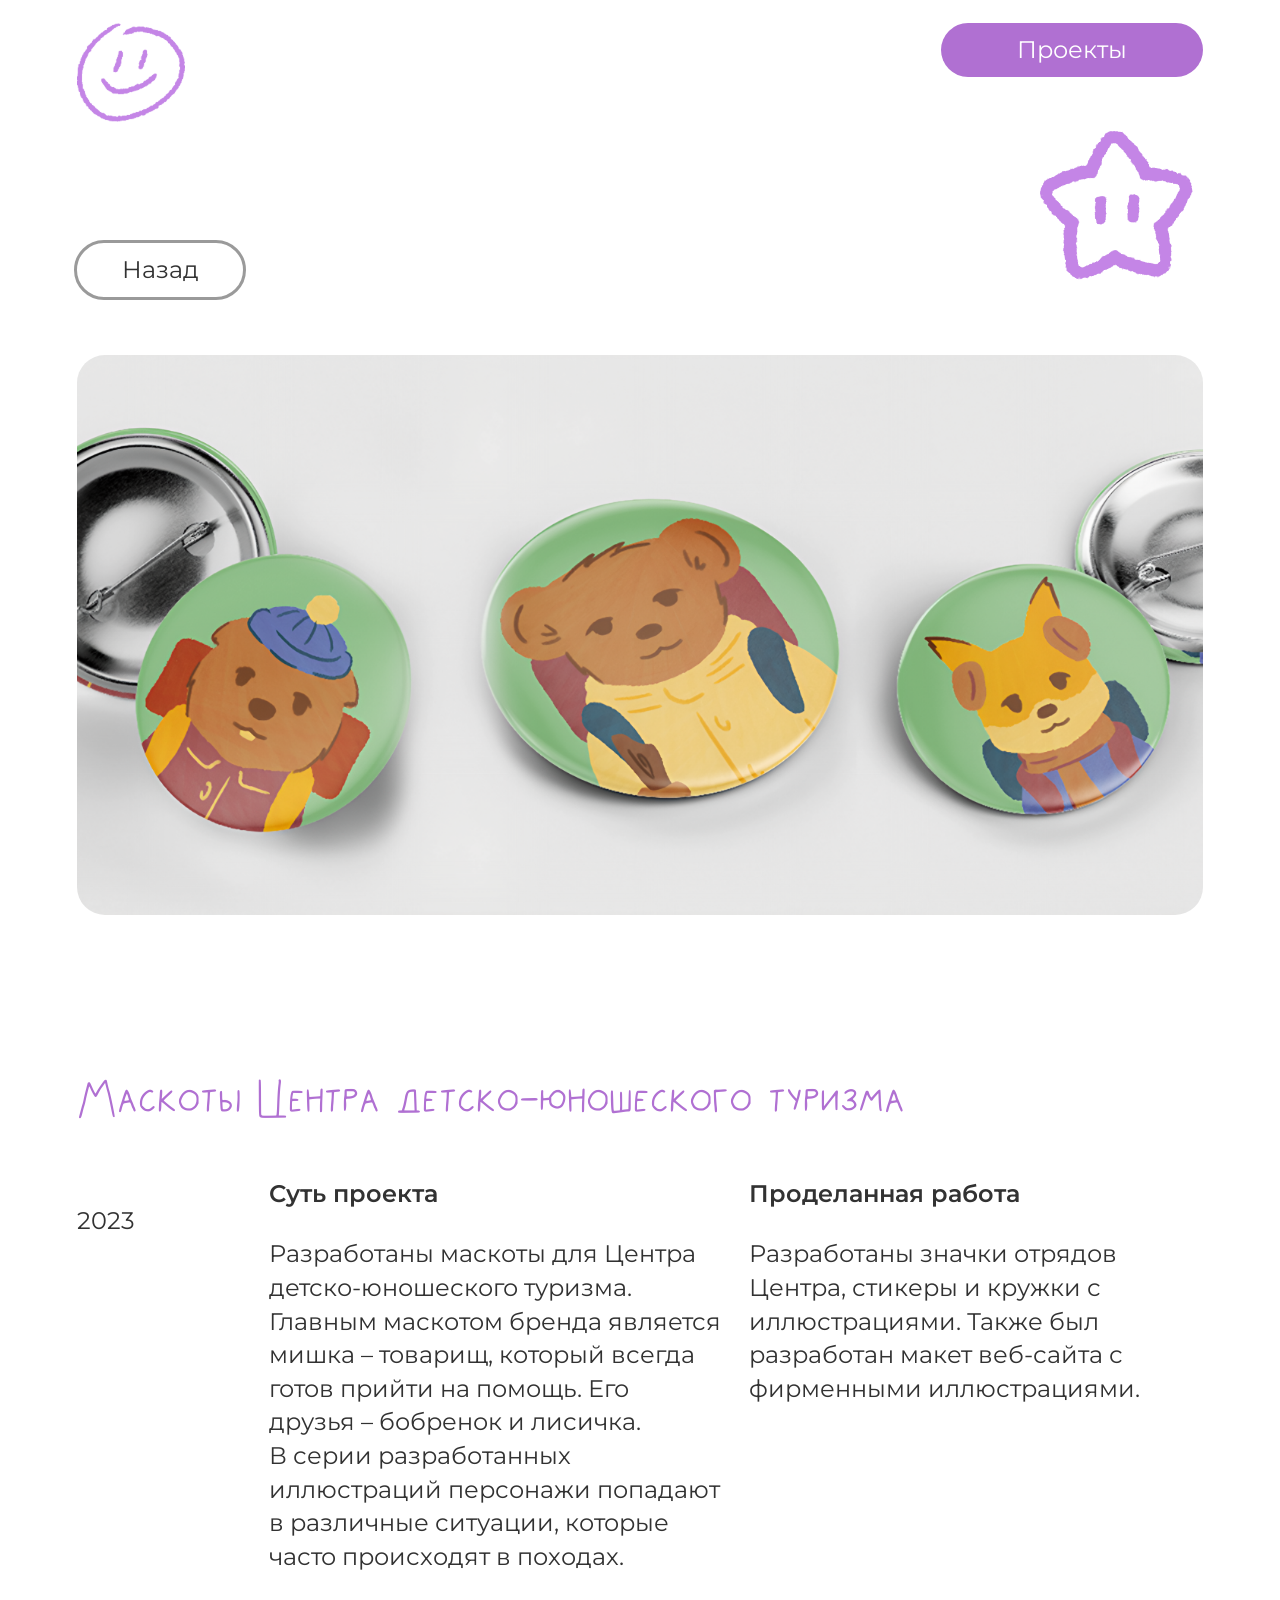
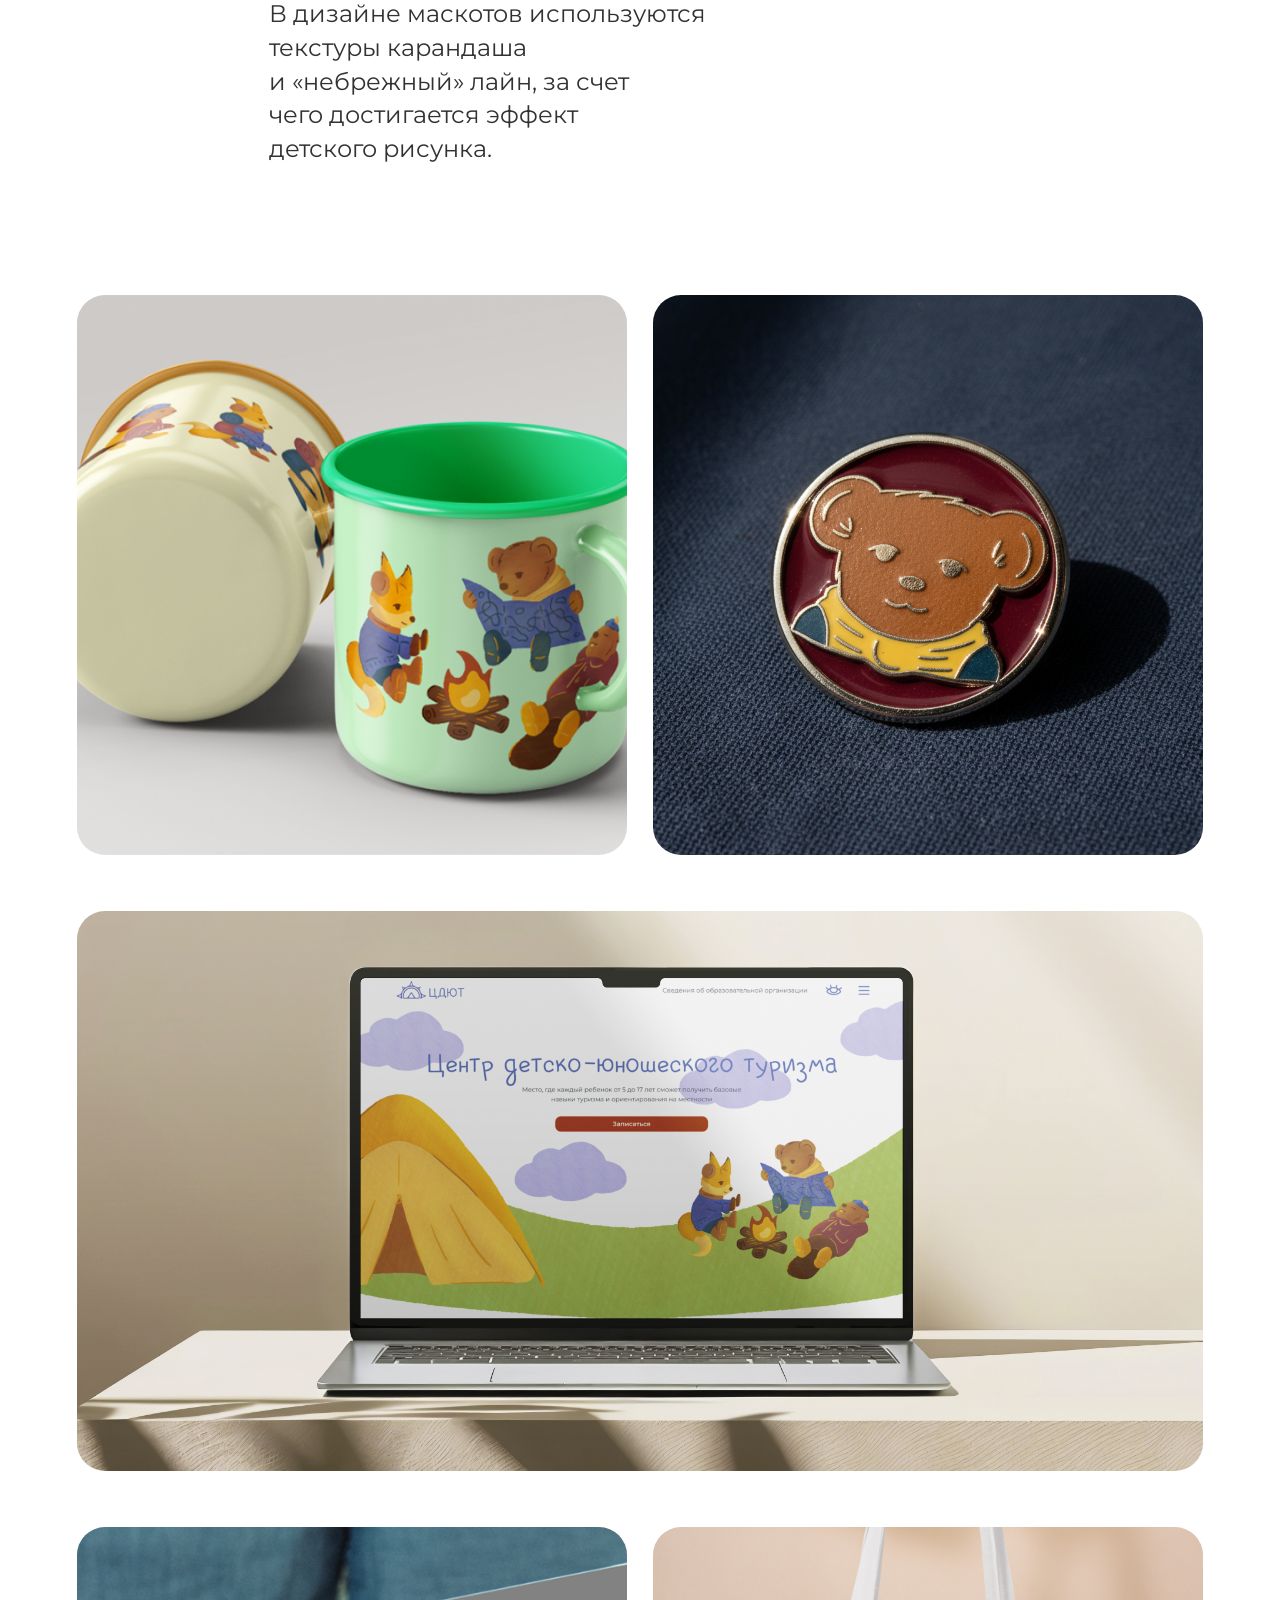
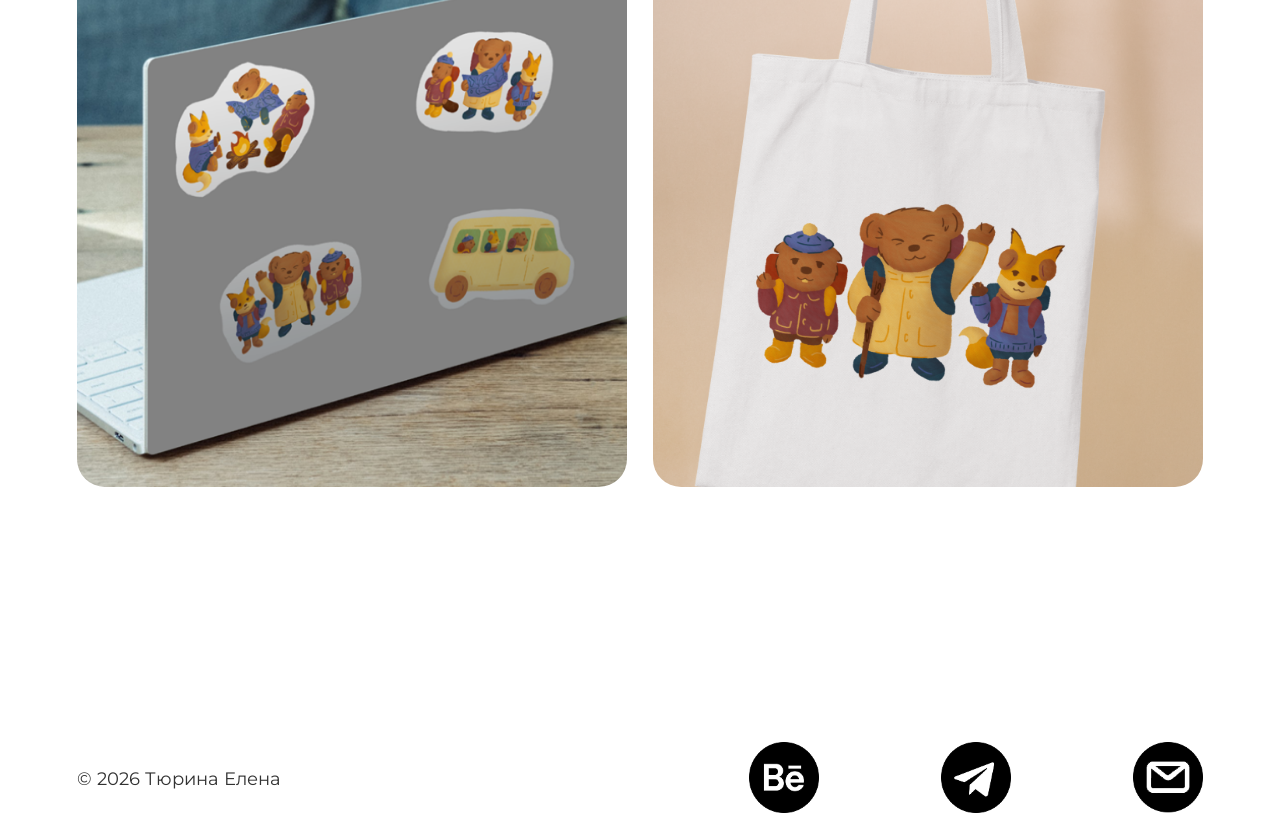
<file: case5.html>
<!DOCTYPE html>
<html lang="ru">
<head>
    <meta charset="UTF-8">
    <meta name="viewport" content="width=device-width, initial-scale=1.0">
    <title>Маскоты Центра детско-юношеского туризма</title>

    <!-- Для светлой темы -->
    <link rel="icon" href="favicon-light.ico" type="image/x-icon" media="(prefers-color-scheme: light)">
    <!-- Для темной темы -->
    <link rel="icon" href="favicon-dark.ico" type="image/x-icon" media="(prefers-color-scheme: dark)">

    <link href="styles/normalize.css" rel="stylesheet" type="text/css">
    <link rel="stylesheet" href="styles/style.css">

</head>
<body>

    <header>
        
        <a class="logo" href="index.html">
            <img src="images/logo.png">
        </a>
        
        <a class="text btn1" href="projects.html">Проекты</a>

    </header>

    <div class="star3">
        <img src="images/star2.png">
    </div>


    <div class="container">
        <div class="button-wrapper-2">
            <a class="text btn2" href="projects.html">Назад</a>
        </div>

        <div class="case-images">
            <img class="case-images-main" src="images/cases/маскоты_цдют/пины.png">
        </div>

        <div class="case-info">
            <p class="h2">Маскоты Центра детско-юношеского туризма</p>
            <p class="date-info text">2023</p>
            <div class="text-info">
                <p class="h3">Суть проекта</p>
                <p class="text">Разработаны маскоты для Центра детско-юношеского туризма. Главным маскотом бренда 
                    является мишка&nbsp;– товарищ, который всегда готов прийти на помощь. Его друзья&nbsp;– бобренок и&nbsp;лисичка. 
                    В&nbsp;серии разработанных иллюстраций персонажи попадают в&nbsp;различные ситуации, которые часто происходят 
                    в&nbsp;походах.</p>
                <p class="text">В дизайне маскотов используются текстуры карандаша и&nbsp;«небрежный» лайн, за&nbsp;счет чего 
                    достигается эффект детского рисунка. </p>
            </div>
            <div class="text-info">
                <p class="h3">Проделанная работа</p>
                <p class="text">Разработаны значки отрядов Центра, стикеры и кружки с иллюстрациями. Также был 
                    разработан макет веб-сайта с фирменными иллюстрациями.</p>
            </div>
        </div>

        <!-- <div class="case-images">
                <img class="case-images-full" src="images/cases/маскоты_цдют/пины.png">
        </div> -->

        <div class="case-images">
            <img class="case-images-half" src="images/cases/маскоты_цдют/кружки.png">
            <img class="case-images-half" src="images/cases/маскоты_цдют/пин.png">
        </div>

        <div class="case-images">
                <img class="case-images-full" src="images/cases/маскоты_цдют/Главная.png">
        </div>

        <div class="case-images">
            <img class="case-images-half" src="images/cases/маскоты_цдют/стикеры.png">
            <img class="case-images-half" src="images/cases/маскоты_цдют/шоппер2.png">
        </div>

        <div class="button-wrapper-3">
            <a class="text btn3" href="case4.html">
                <img src="images/arrow-left.png" class="arrow_icon arrow-left">
                <p>Предыдущий проект</p>
            </a>
            <!-- <a class="text btn3 btn-right">
                <p>Следующий проект</p>
                <img src="images/arrow-right.png" class="arrow_icon arrow-right">
            </a> -->
        </div>
        
    </div>

        
  

    
        <footer>
            <div class="copiright">
                <p class="note">© 2026 Тюрина Елена</p>
            </div>
            <a href="https://behance.net/f463a8f3" target="_blank">
                <img class="footer-contact" src="images/icons/behance.png">
            </a>
            <a href="https://t.me/helenatyurina" target="_blank">
                <img class="footer-contact" src="images/icons/tg.png">
            </a>
            <div class="email-wrapper" style="cursor: pointer;">
                <img class="footer-contact" src="images/icons/email.png" onclick="copyEmailWithToastNearCursor('elena.tyurina.2002@mail.ru', event)">
            </div>
        </footer>

    <button id="backToTop" class="back-to-top" aria-label="Наверх">
        <img class="arrow_up" src="images/arrow-up.png" alt="Наверх">
    </button>
    
<script src="script.js"></script>
</body>
</html>
</file>
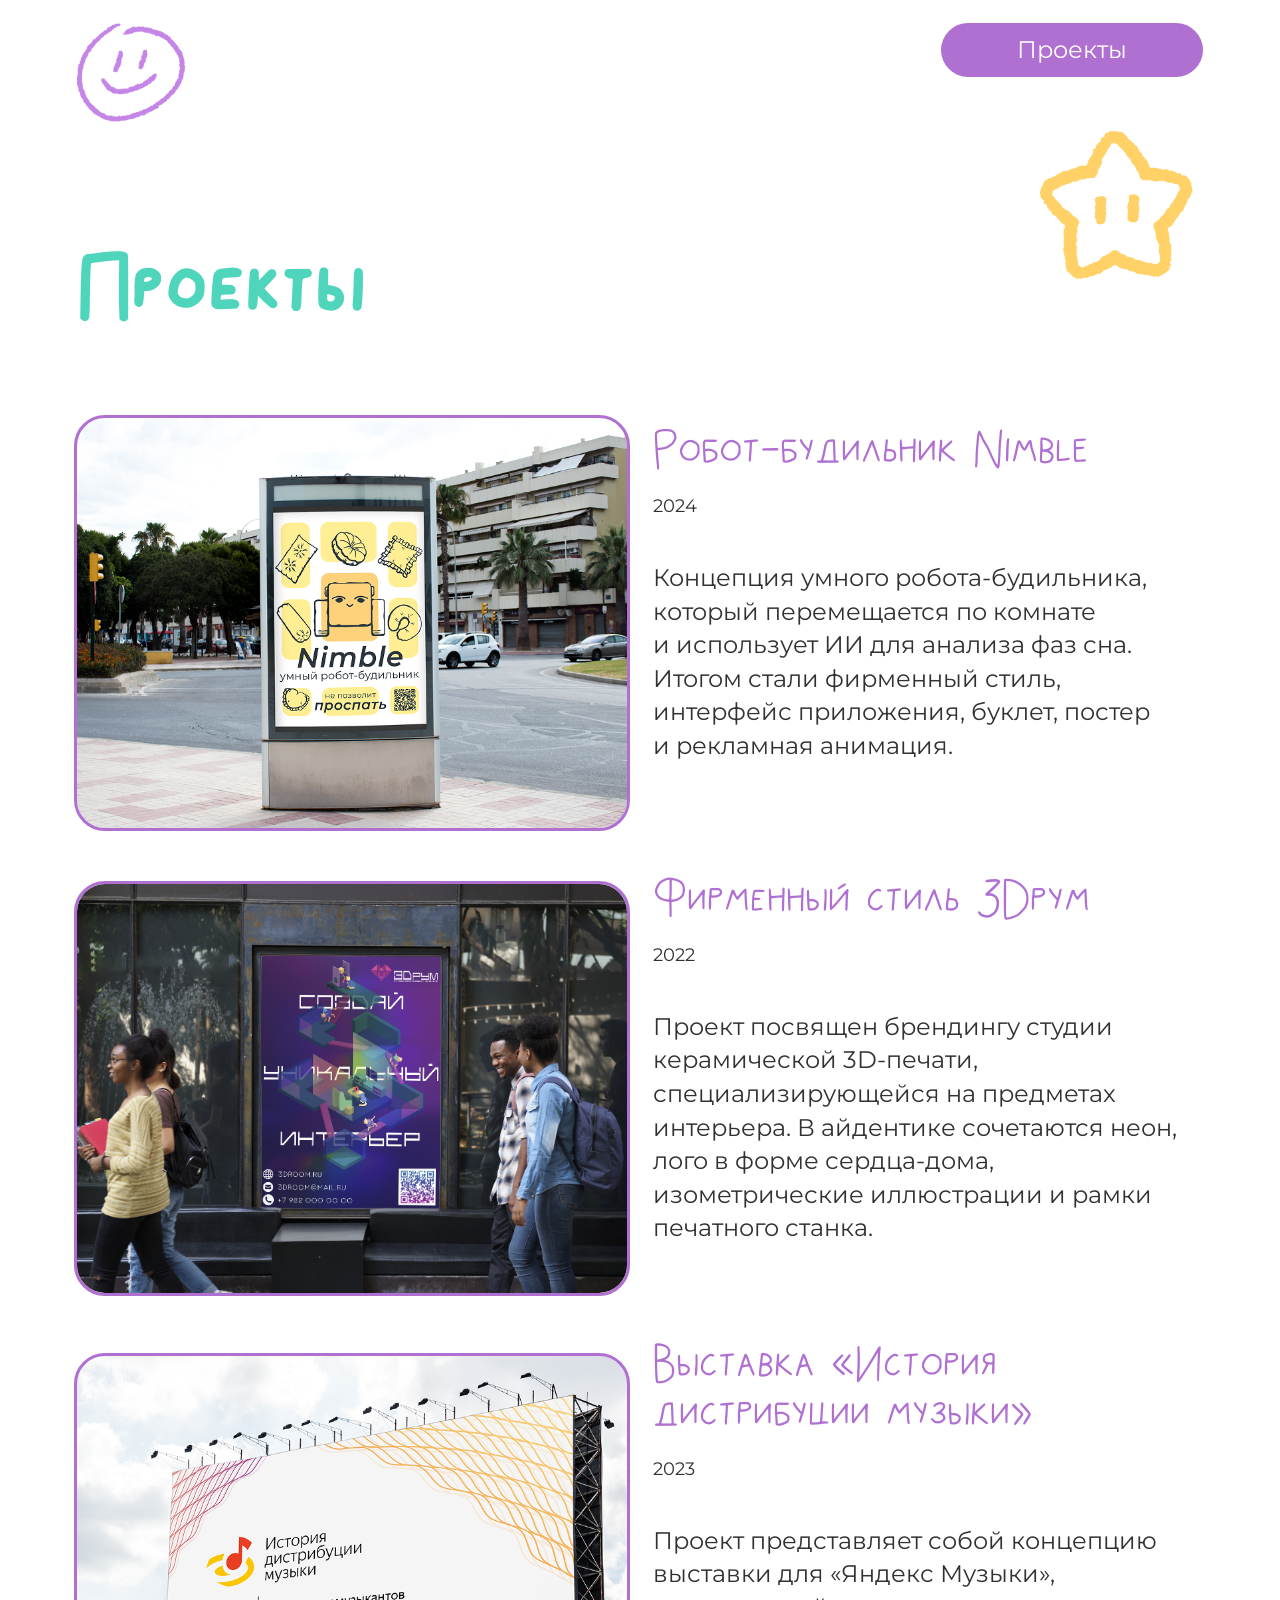
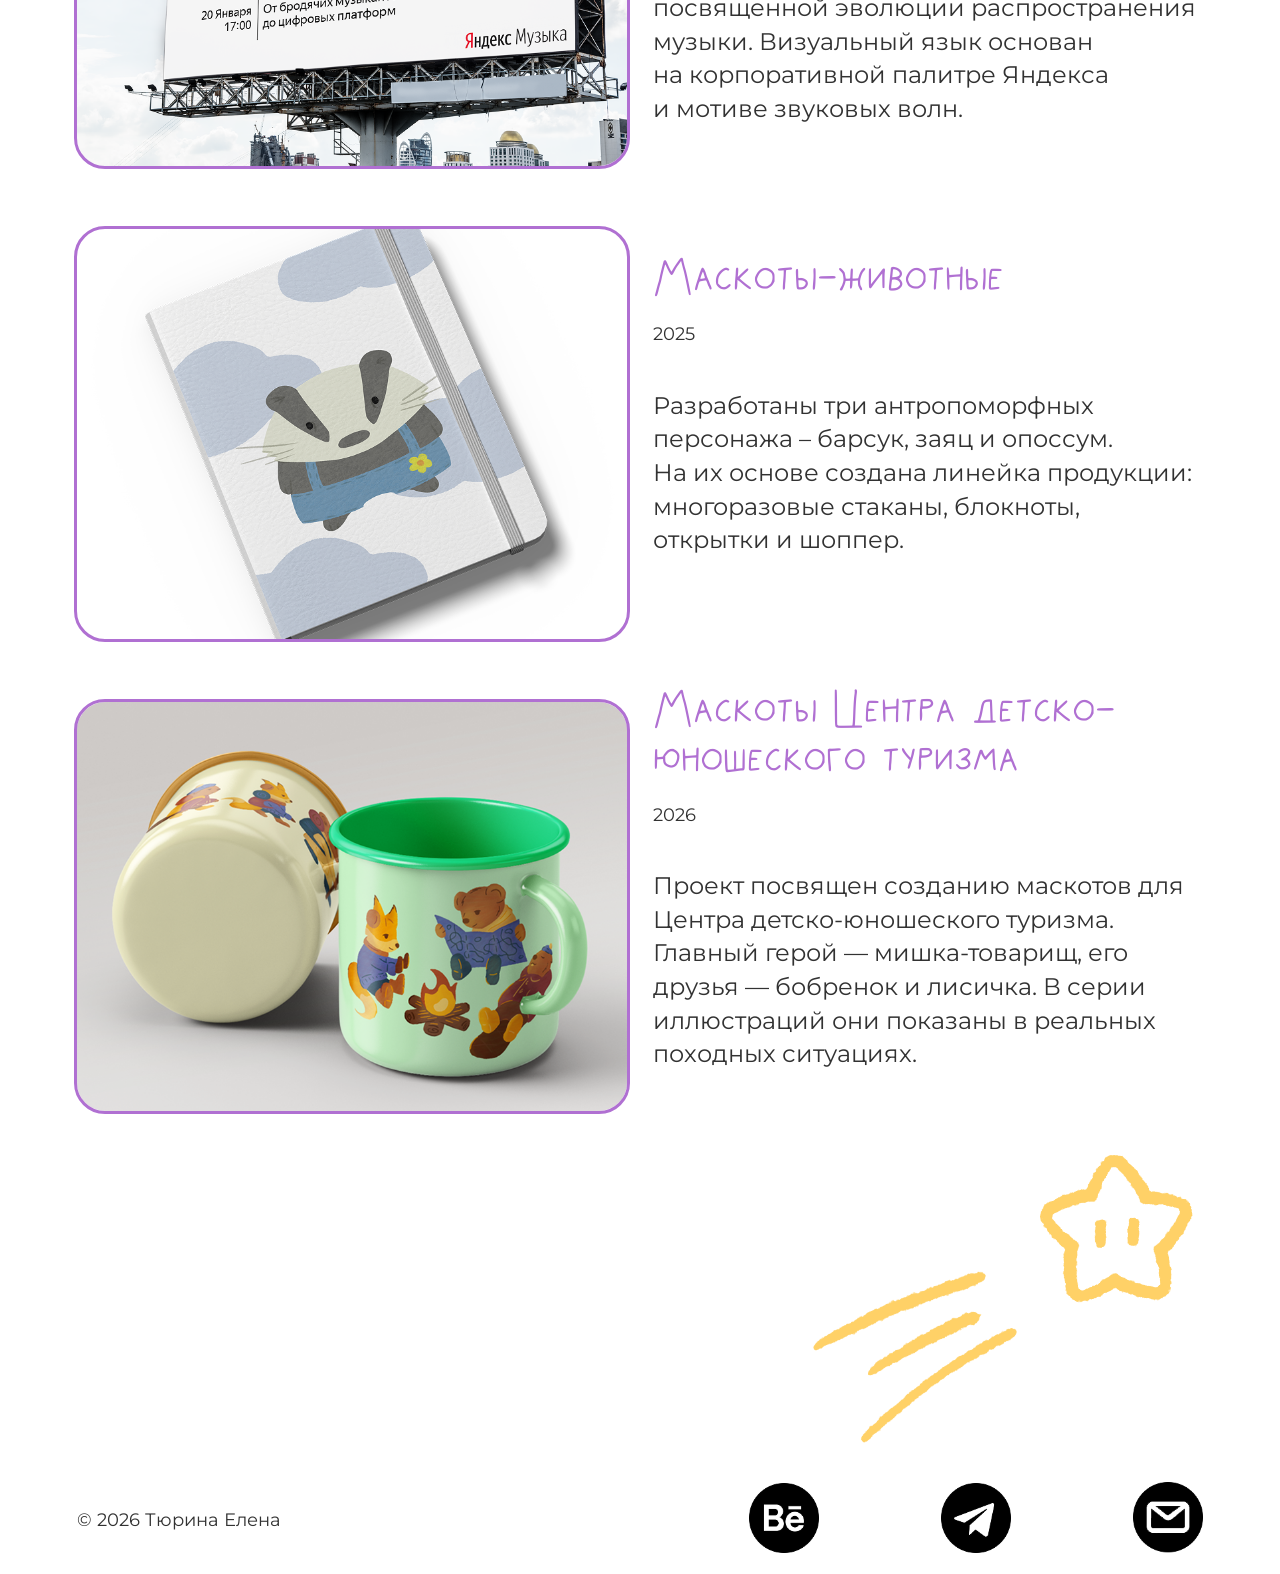
<file: projects.html>
<!DOCTYPE html>
<html lang="ru">
<head>
    <meta charset="UTF-8">
    <meta name="viewport" content="width=device-width, initial-scale=1.0">
    <title>Проекты</title>

    <!-- Для светлой темы -->
    <link rel="icon" href="favicon-light.ico" type="image/x-icon" media="(prefers-color-scheme: light)">
    <!-- Для темной темы -->
    <link rel="icon" href="favicon-dark.ico" type="image/x-icon" media="(prefers-color-scheme: dark)">

    <link href="styles/normalize.css" rel="stylesheet" type="text/css">
    <link rel="stylesheet" href="styles/style.css">

</head>
<body>

    <header>
        
        <a class="logo" href="index.html">
            <img src="images/logo.png">
        </a>
        
        <a class="text btn1">Проекты</a>

    </header>


    <div class="star3">
        <img src="images/star1.png">
    </div>

        
    <p class="cases-header h1">Проекты</p>

    <div class="card-wrapper">
        <a class="card-grid" href="case1.html">
            <img class="card-image" src="images/cases/nimble.png">
            <div class="card-text">
                <p class="h2">Робот-будильник Nimble</p>
                <p class="note">2024</p>
                <p class="text">Концепция умного робота-будильника, который перемещается по&nbsp;комнате 
                    и&nbsp;использует ИИ для анализа фаз сна. Итогом стали фирменный стиль, интерфейс приложения, буклет, 
                    постер и&nbsp;рекламная анимация. </p>
                <img src="images/arrow-right1.png" class="arrow_icon">

            </div>
        </a>
    </div>
    
    <div class="card-wrapper">
        <a class="card-grid" href="case2.html">
            <img class="card-image" src="images/cases/3друм.png">
            <div class="card-text">
                <p class="h2">Фирменный стиль 3Dрум</p>
                <p class="note">2022</p>
                <p class="text">Проект посвящен брендингу студии керамической 3D-печати, специализирующейся 
                    на предметах интерьера. В&nbsp;айдентике сочетаются неон, лого в&nbsp;форме сердца-дома, 
                    изометрические иллюстрации и&nbsp;рамки печатного станка.</p>
                <img src="images/arrow-right1.png" class="arrow_icon">

            </div>
        </a>
    </div>

    <div class="card-wrapper">
        <a class="card-grid" href="case3.html">
            <img class="card-image" src="images/cases/яндекс.png">
            <div class="card-text">
                <p class="h2">Выставка &laquoИстория дистрибуции музыки&raquo</p>
                <p class="note">2023</p>
                <p class="text">Проект представляет собой концепцию выставки для «Яндекс Музыки», посвященной 
                    эволюции распространения музыки. Визуальный язык основан на&nbsp;корпоративной 
                    палитре Яндекса и&nbsp;мотиве звуковых волн. </p>
                <img src="images/arrow-right1.png" class="arrow_icon">

            </div>
        </a>
    </div>


    <div class="card-wrapper">
        <a class="card-grid" href="case4.html">
            <img class="card-image" src="images/cases/маскоты2.png">
            <div class="card-text">
                <p class="h2">Маскоты-животные</p>
                <p class="note">2025</p>
                <p class="text">Разработаны три антропоморфных персонажа – барсук, заяц и&nbsp;опоссум. 
                    На&nbsp;их&nbsp;основе создана линейка продукции: многоразовые стаканы, блокноты, открытки и&nbsp;шоппер. </p>
                <img src="images/arrow-right1.png" class="arrow_icon">
            </div>
        </a>
    </div>


    <div class="card-wrapper card-last">
        <a class="card-grid" href="case5.html">
            <img class="card-image" src="images/cases/маскоты_цдют.png">
            <div class="card-text">
                <p class="h2">Маскоты Центра детско-юношеского туризма</p>
                <p class="note">2026</p>
                <p class="text">Проект посвящен созданию маскотов для Центра детско-юношеского туризма. Главный герой&nbsp;— 
                    мишка-товарищ, его друзья&nbsp;— бобренок и&nbsp;лисичка. В&nbsp;серии иллюстраций они показаны в&nbsp;реальных походных 
                    ситуациях. </p>
                <img src="images/arrow-right1.png" class="arrow_icon">

            </div>
        </a>
    </div>

    <div class="star2">
        <img class="child1" src="images/star1.png">
        <img class="child2" src="images/star3.png">
    </div>


    
        <footer>
            <div class="copiright">
                <p class="note">© 2026 Тюрина Елена</p>
            </div>
            <a href="https://behance.net/f463a8f3" target="_blank">
                <img class="footer-contact" src="images/icons/behance.png">
            </a>
            <a href="https://t.me/helenatyurina" target="_blank">
                <img class="footer-contact" src="images/icons/tg.png">
            </a>
            <div class="email-wrapper" style="cursor: pointer;">
                <img class="footer-contact" src="images/icons/email.png" onclick="copyEmailWithToastNearCursor('elena.tyurina.2002@mail.ru', event)">
            </div>
        </footer>



<!-- <script src="https://cdn.jsdelivr.net/npm/@supabase/supabase-js@2"></script> -->
<script src="script.js"></script>
</body>
</html>
</file>
<file: styles/style.css>
@import url('https://fonts.googleapis.com/css2?family=Montserrat:ital,wght@0,100..900;1,100..900&display=swap');

@font-face {
    font-family: "KoskoRegular";
    src: url("../fonts/KoskoRegular-Regular.ttf") format("truetype");
    font-style: normal;
    font-weight: normal;
}

@font-face {
    font-family: "KoskoBold";
    src: url("../fonts/KoskoBold-Bold.ttf") format("truetype");
    font-style: normal;
    font-weight: normal;
}

body {
    overflow-x: hidden;
    position: relative;
}

html {
    scroll-behavior: smooth;
}

/*СТИЛИ ТЕКСТА*/

.h1 {
    font-family: "KoskoBold";
    font-size: clamp(56px, 6.04vw, 116px);
    margin: 0;
    color: #4ED5BC;
    line-height: auto;
}


.h2 {
    font-family: "KoskoRegular";
    font-size: clamp(40px, 3.33vw, 64px);
    margin: 0;
    color: #B070D2;
    line-height: auto;

}


.h3 {
    font-family: "Montserrat";
    font-size: clamp(24px, 1.67vw, 32px);
    font-weight: 600;
    margin: 0;
    margin-bottom: 30px;
    color: #323232;
    line-height: auto;
    text-wrap: pretty;

}

.text {
    font-family: "Montserrat";
    font-weight: 400;
    font-size: clamp(24px, 1.67vw, 32px);
    /* margin: 0; */
    line-height: 140%;
    color: #323232;
    text-wrap: pretty;
    /* margin-bottom: 6px; */

}


.note {
    font-family: "Montserrat";
    font-size: clamp(18px, 1.25vw, 24px);
    font-weight: 400;
    margin: 0;
    line-height: auto;
    color: #323232;
    text-wrap: pretty;

}


.star1 {
    position: absolute;
    top: clamp(500px, 55vw, 1100px);
    left: clamp(16px, 6vw, 114px);
    width: clamp(150px, 13vw, 250px);
    animation: spin 14s linear infinite;
}

@keyframes spin {

    from {
        transform: rotate(0deg);
    }
    to {
        transform: rotate(360deg);
    }
}

.star1 img {
    width: 100%;
}



.star2 {
    position: absolute;
    bottom: clamp(125px, 7vw, 180px);;
    right: clamp(16px, 6vw, 114px);
    width: clamp(400px, 32vw, 650px);
    height: clamp(300px, 22vw, 450px);
}

.star2 .child1 {
    width: clamp(150px, 13vw, 250px);
    position: absolute;
    top: 0;
    right: 0;
    animation: spin 14s linear infinite;
}

.star2 .child2 {
    width: 100%;
    position: absolute;
    bottom: 0;
    left: 0;
}


.star3 {
    position: absolute;
    top: clamp(100px, 8vw, 150px);
    right: clamp(16px, 6vw, 114px);
    width: clamp(150px, 13vw, 250px);
    animation: spin 14s linear infinite;
}


.star3 img {
    width: 100%;
}




header {
    display: grid;
    grid-template-columns: repeat(12, minmax(0, 1fr));
    gap: clamp(20px, 2vw, 36px);
    align-items: flex-start;
    max-width: 1920px;
    margin-top: clamp(20px, 1.8vw, 32px);
    padding: 0 clamp(16px, 6vw, 114px);
}

.logo {
    grid-column: 1 / span 3;
    width: clamp(108px, 8vw, 152px);
    height: clamp(100px, 7.4vw, 140px);
}


.logo > img {
    width: 100%;
}

.btn1 {
    grid-column: 10 / span 3;
    display: flex;
    justify-content: center;
    align-items: center;
    gap: clamp(16px, 1.46vw,26px);
    height: clamp(52px, 4.2vw, 80px);
    text-decoration: none;
    cursor: default;
    border-radius: clamp(28px, 2.08vw, 40px);
    color: #fff;
    background-color: #B070D2;
    transition: all 0.2s ease-in-out;
}

.btn1:hover {
    color: #B070D2;
    background-color: #fff;
    outline: 3px solid #B070D2;
}

.btn1:active {
    box-shadow: 0 6px 8px 0 #B070D2;
}


.container {
    max-width: 1920px;
    margin: 0 auto;
    padding: 0 clamp(16px, 6vw, 114px);
    overflow: hidden;
}

.cover {
    display: grid;
    grid-template-columns: repeat(12, minmax(0, 1fr));
    gap: clamp(20px, 2vw, 36px);
    align-items: center;
    max-width: 1920px;
    margin-bottom: clamp(200px, 15.63vw, 300px);
    margin-top: -0.5vw;
}

.cover .cover-img {
    grid-column-start: 5;
    grid-row: 1 / 2;
    height: clamp(400px, 48.5vw, 952px);
    width: clamp(320px, 68vw, 1348px);
}

.cover-img > img {
    
    width: 100%; 
    height: 100%;
    object-fit: contain; 
    display: block;
}


.cover-text {
    grid-row: 1 / 2;
    grid-column: 1 / span 7;
    display: flex;
    flex-direction: column;
    gap: 16px;
}


.button-wrapper-1 {
    display: flex;
    justify-content: center;
    width: 100%;
    margin-bottom: clamp(200px, 15.63vw, 300px);
}

.button-wrapper-1 .btn1 {
    padding:0 36px 0 36px;
}

/* Правая стрелка при hover */
.btn1:hover .arrow_icon {
    content: url('../images/arrow-right1.png');
}


.arrow_icon {
    width: clamp(40px, 3.33vw, 64px);
    height: auto;
}

.about-me {
    display: grid;
    grid-template-columns: repeat(12, minmax(0, 1fr));
    grid-template-rows: auto, auto;
    column-gap: clamp(20px, 2vw, 36px);
    row-gap: clamp(32px, 2.4vw, 46px);
    align-items: flex-start;
    max-width: 1920px;
    margin-bottom: clamp(200px, 15.63vw, 300px);
}

.about-me .h2 {
    grid-row: 1 / 2;
    grid-column: span 12;
    padding-bottom: clamp(22px, 1.56vw, 30px);
}

.about-me .text {
    grid-row: 2 / 3;
    grid-column: span 6;
}

.skills {
    display: grid;
    grid-template-columns: repeat(12, minmax(0, 1fr));
    grid-template-rows: auto, auto, auto;
    column-gap: clamp(20px, 2vw, 36px);
    row-gap: clamp(32px, 2.4vw, 46px);
    align-items: flex-start;
    max-width: 1920px;
    margin-bottom: clamp(200px, 15.63vw, 300px);
}

.skills .h2 {
    grid-row: 1 / 2;
    grid-column: span 12;
    padding-bottom: clamp(22px, 1.56vw, 30px);
}

.skill {
    grid-column: span 3;
    display: flex;
    align-items: center;
    gap: clamp(20px, 2vw, 36px);
}

.skill img {
    width: clamp(68px, 5.63vw, 108px);
    height: auto;
}


.education {
    display: grid;
    grid-template-columns: repeat(12, minmax(0, 1fr));
    grid-template-rows: auto, auto;
    column-gap: clamp(20px, 2vw, 36px);
    row-gap: clamp(32px, 2.4vw, 46px);
    align-items: flex-start;
    max-width: 1920px;
    margin-bottom: clamp(200px, 15.63vw, 300px);
}

.education .h2 {
    /* grid-row: 1 / 2; */
    grid-column: span 12;
    padding-bottom: clamp(22px, 1.56vw, 30px);
}

.education .child2 {
    /* grid-row: 2 / 3; */
    grid-column: span 2;
}

.education .child3 {
    /* grid-row: 2 / 3; */
    grid-column: span 10;
}


.contacts {
    display: grid;
    grid-template-columns: repeat(12, minmax(0, 1fr));
    grid-template-rows: auto, auto, auto;
    column-gap: clamp(20px, 2vw, 36px);
    row-gap: clamp(32px, 2.4vw, 46px);
    align-items: flex-start;
    max-width: 1920px;
    margin-bottom: clamp(200px, 15.63vw, 300px);
}

.contacts .h2 {
    grid-column: span 12;
    padding-bottom: clamp(22px, 1.56vw, 30px);
}

.contact {
    grid-column: span 4;
    display: flex;
    align-items: center;
    gap: clamp(20px, 2vw, 36px);
}

.child-long {
    grid-row: 3 / 4;
    grid-column: span 5;
}

.contact img {
    width: clamp(68px, 5.63vw, 108px);
    height: auto;
}

.cases-header {
    padding-left: clamp(16px, 6vw, 114px);
    padding-top: 120px;
    padding-bottom: 58px;
}

.card-wrapper {
    max-width: 1920px;
    /* margin: 0 auto; */
    padding: 0 clamp(16px, 6vw, 114px);
    overflow: hidden;
    outline: 3px solid #fff;
    transition: all 0.3s ease-in-out;

}

.card-grid {
    /* height: 670px; */
    display: grid;
    grid-template-columns: repeat(12, minmax(0, 1fr));
    column-gap: clamp(20px, 2vw, 36px);
    align-items: center;
    text-decoration: none;
    cursor: default;
    border: none;
}

.card-grid .card-image {
    grid-column: span 6;
    height: clamp(400px, 32vw, 600px);
    width: 100%;
    margin: clamp(28px, 2vw, 35px) 0;
    border-radius: clamp(28px, 2.08vw, 40px);
    outline: 3px solid #B070D2;
    object-fit: cover;
    object-position: center top;
    /* object-fit: cover; */
}

/* .card-image img {
    width: auto;
    height: 100%;
    object-fit: contain;
    object-position: center top;

} */

.card-grid .card-text {
    grid-column: span 6;
    display: flex;
    flex-flow: column;
    justify-content: center;
    gap: 20px;
    padding-top: 20px;
}

.card-text .arrow_icon {
    align-self: flex-end;
    width: clamp(64px, 5vw, 76px);
    opacity: 0;
    transition: opacity 0.3s ease;
}

.card-wrapper:hover {
    background-color: #fff;
    /* border: 3px solid #B070D2; */
    outline: 3px solid #B070D2;
}

.card-wrapper:hover .arrow_icon{
    opacity: 100;
}

/* .card-wrapper:hover img {
    outline: 3px solid #B070D2;
} */


.card-wrapper:active {
    background-color: #B070D2;
}

.card-wrapper:active p {
    color: #fff;
}


.card-last {
    margin-bottom: clamp(320px, 24vw, 500px);
}



.button-wrapper-2 {
    display: grid;
    grid-template-columns: repeat(12, minmax(0, 1fr));
    gap: clamp(20px, 2vw, 36px);
    align-items: flex-start;
    padding-top: 120px;
    padding-bottom: 58px;
}

.btn2 {
    grid-column: span 2;
    display: flex;
    justify-content: center;
    align-items: center;
    height: clamp(52px, 4.2vw, 80px);
    text-decoration: none;
    cursor: default;
    border-radius: clamp(28px, 2.08vw, 40px);
    color: #323232;
    /* background-color: #B070D2; */
    outline: 3px solid #9a9a9a;
    transition: all 0.2s ease-in-out;
}

.btn2:hover {
    color: #B070D2;
    /* background-color: #fff; */
    outline: 3px solid #B070D2;
}

.btn2:active {
    box-shadow: 0 6px 8px 0 #B070D2;
}


.case-images {
    display: grid;
    grid-template-columns: repeat(12, minmax(0, 1fr));
    gap: clamp(20px, 2vw, 36px);
    align-items: flex-start;
    margin-bottom: 56px;
}

.case-images-main {
    grid-column: span 12;
    height: clamp(560px, 40vw, 670px);
    width: 100%;
    border-radius: clamp(28px, 2.08vw, 40px);
    object-fit: cover;
    object-position: center top;
    margin-bottom: 106px;
}

.case-images-full {
    grid-column: span 12;
    height: clamp(560px, 40vw, 670px);
    width: 100%;
    border-radius: clamp(28px, 2.08vw, 40px);
    object-fit: cover;
    object-position: center top;
}

.case-images-half {
    grid-column: span 6;
    height: clamp(560px, 40vw, 670px);
    width: 100%;
    border-radius: clamp(28px, 2.08vw, 40px);
    object-fit: cover;
    object-position: center top;
}


.case-info {
    display: grid;
    grid-template-columns: repeat(12, minmax(0, 1fr));
    grid-template-rows: auto, auto;
    column-gap: clamp(20px, 2vw, 36px);
    row-gap: clamp(32px, 2.4vw, 46px);
    align-items: flex-start;
    /* max-width: 1920px; */
    margin-bottom: 106px;
}

.case-info .h2 {
    grid-column: span 12;
    padding-bottom: clamp(22px, 1.56vw, 30px);
}

.case-info .date-info {
    grid-column: span 2;
}

.case-info .text-info {
    /* grid-row: 2 / 3; */
    grid-column: span 5;
}

.button-wrapper-3 {
    display: grid;
    grid-template-columns: repeat(12, minmax(0, 1fr));
    gap: clamp(20px, 2vw, 36px);
    align-items: flex-start;
    margin-bottom: 106px;
}

.btn3 {
    grid-column: span 4;
    display: flex;
    justify-content: center;
    align-items: center;
    gap: clamp(16px, 1.46vw, 26px);
    height: clamp(52px, 4.2vw, 80px);
    text-decoration: none;
    cursor: default;
    border-radius: clamp(28px, 2.08vw, 40px);
    color: #fff;
    background-color: #B070D2;
    transition: all 0.2s ease-in-out;
}

.btn3:hover {
    color: #B070D2;
    background-color: #fff;
    outline: 3px solid #B070D2;
}

.btn3:active {
    box-shadow: 0 6px 8px 0 #B070D2;
}

.btn-right {
    grid-column: 9 / span 4;
}


/* Левая стрелка при hover */
.btn3:hover .arrow-left {
    content: url('../images/arrow-left1.png');
}

/* Правая стрелка при hover */
.btn3:hover .arrow-right {
    content: url('../images/arrow-right1.png');
}



/* Кнопка "наверх" */
.back-to-top {
    position: fixed;
    top: 30px;
    right: calc(clamp(16px, 6vw, 114px) + 16px);
    width: clamp(52px, 4.2vw, 80px);
    height: clamp(52px, 4.2vw, 80px);
    background-color: #B070D2;
    color: white;
    border: none;
    border-radius: clamp(28px, 2.08vw, 40px);
    font-size: 24px;
    display: flex;
    align-items: center;
    justify-content: center;
    opacity: 0;
    visibility: hidden;
    transition: all 0.3s ease;
    z-index: 1000;
}

.back-to-top:hover {
    background-color: #fff;
    color: #B070D2;
    outline: 3px solid #B070D2; ;
    /* transform: translateY(-3px); */
}

.back-to-top:active {
    box-shadow: 0 6px 8px 0 #B070D2;
}

/* Класс, который показывает кнопку */
.back-to-top.show {
    opacity: 1;
    visibility: visible;
}

.arrow_up {
    width: auto;
    height: clamp(20px, 1.9vw, 38px);
}


.back-to-top:hover .arrow_up {
    content: url('../images/arrow-up1.png');
}







footer {
    display: grid;
    grid-template-columns: repeat(12, minmax(0, 1fr));
    gap: clamp(20px, 2vw, 36px);
    align-items: center;
    max-width: 1920px;
    margin-top: clamp(20px, 1.8vw, 32px);
    padding: 16px clamp(16px, 6vw, 114px);
}

.copiright {
    grid-column: 1 / span 7;
}

.footer-contact {
    width: 100%;
}

footer a:nth-child(2) {
    grid-column: 8 / 9;  /* иконка на 8 колонке */
}

footer a:nth-child(3) {
    grid-column: 10 / 11; /* иконка на 10 колонке */
}

.email-wrapper {
    grid-column: 12 / 13; /* иконка на 12 колонке */
}


/* Уведомление возле курсора */
.cursor-toast {
    position: fixed;
    background-color: #B070D2;
    color: white;
    padding: 8px 16px;
    border-radius: 6px;

    font-family: "Montserrat";
    font-size: clamp(18px, 1.25vw, 24px);
    font-weight: 400;

    pointer-events: none;
    z-index: 10000;
    white-space: nowrap;
    animation: fadeOut 2s ease forwards;
    backdrop-filter: blur(8px);
}

@keyframes fadeOut {
    0% {
        opacity: 1;
        transform: translateY(0);
    }
    70% {
        opacity: 1;
        transform: translateY(-10px);
    }
    100% {
        opacity: 0;
        transform: translateY(-20px);
        visibility: hidden;
    }
}






/* АНИМАЦИЯ ПОЯВЛЕНИЯ ПРИ СКРОЛЛЕ */

.cover,
.carousel-container,
.button-wrapper-1,
.about-me,
.skills,
.education,
.contacts,
.cases-header,
.card-grid, 
.button-wrapper-2, 
.case-images, 
.case-info, 
.button-wrapper-3 {
    opacity: 0;
    transform: translateY(60px);
    transition: opacity 0.8s cubic-bezier(0.4, 0, 0.2, 1), 
                transform 0.8s cubic-bezier(0.4, 0, 0.2, 1);
}

/* Класс, который добавляется при появлении блока */
.cover.visible,
.carousel-container.visible,
.button-wrapper-1.visible,
.about-me.visible,
.skills.visible,
.education.visible,
.contacts.visible,
.cases-header.visible,
.card-grid.visible,
.button-wrapper-2.visible, 
.case-images.visible, 
.case-info.visible, 
.button-wrapper-3.visible  {
    opacity: 1;
    transform: translateY(0);
}






/* КАРУСЕЛЬ КАРУСЕЛЬ КТО УСПЕЛ ТОТ ПРИСЕЛ */



.carousel-container {
    position: relative;
    width: 100%;
    max-width: 1920px;
    padding: 0;
    margin-bottom: 80px;
    cursor: grab;
}

.carousel-container:active {
    cursor: grabbing;
}

.carousel-track {
    display: flex;
    gap: clamp(20px, 3vw, 48px);
    position: relative;
    will-change: transform;
}

/* Карточка */
.carousel-card {
    flex-shrink: 0;
    transition: transform 0.2s cubic-bezier(0.25, 0.46, 0.45, 0.94);
    position: relative;
    cursor: pointer;
}

.carousel-card a {
    display: block;
    text-decoration: none;
}

.carousel-card img {
    width: 100%;
    height: 100%;
    object-fit: cover;
    display: block;
    border-radius: clamp(28px, 2.08vw, 40px);
    border: 3px solid #B070D2;
    /* box-shadow: 0 10px 30px rgba(0, 0, 0, 0.3); */
    transition: border 0.3s ease;
}

/* Эффект при наведении на карточку */
.carousel-card:hover img {
    border: 3px solid #4ED5BC;
}

/* Центральная карточка (максимальный размер) */
.carousel-card.center {
    z-index: 10;
}

/* .carousel-card.center img {
    box-shadow: 0 25px 60px rgba(0, 0, 0, 0.6);
} */

/* Управление анимацией */
.carousel-container.paused .carousel-track {
    animation-play-state: paused !important;
}

/* Убираем скроллбар */
.carousel-container::-webkit-scrollbar {
    display: none;
}

/* Адаптивность */
@media (max-width: 1400px) {
    .carousel-container {
        padding-bottom: 40px;
    }
}

@media (max-width: 1024px) {
    .carousel-card img {
        border-radius: 20px;
    }
}
</file>
